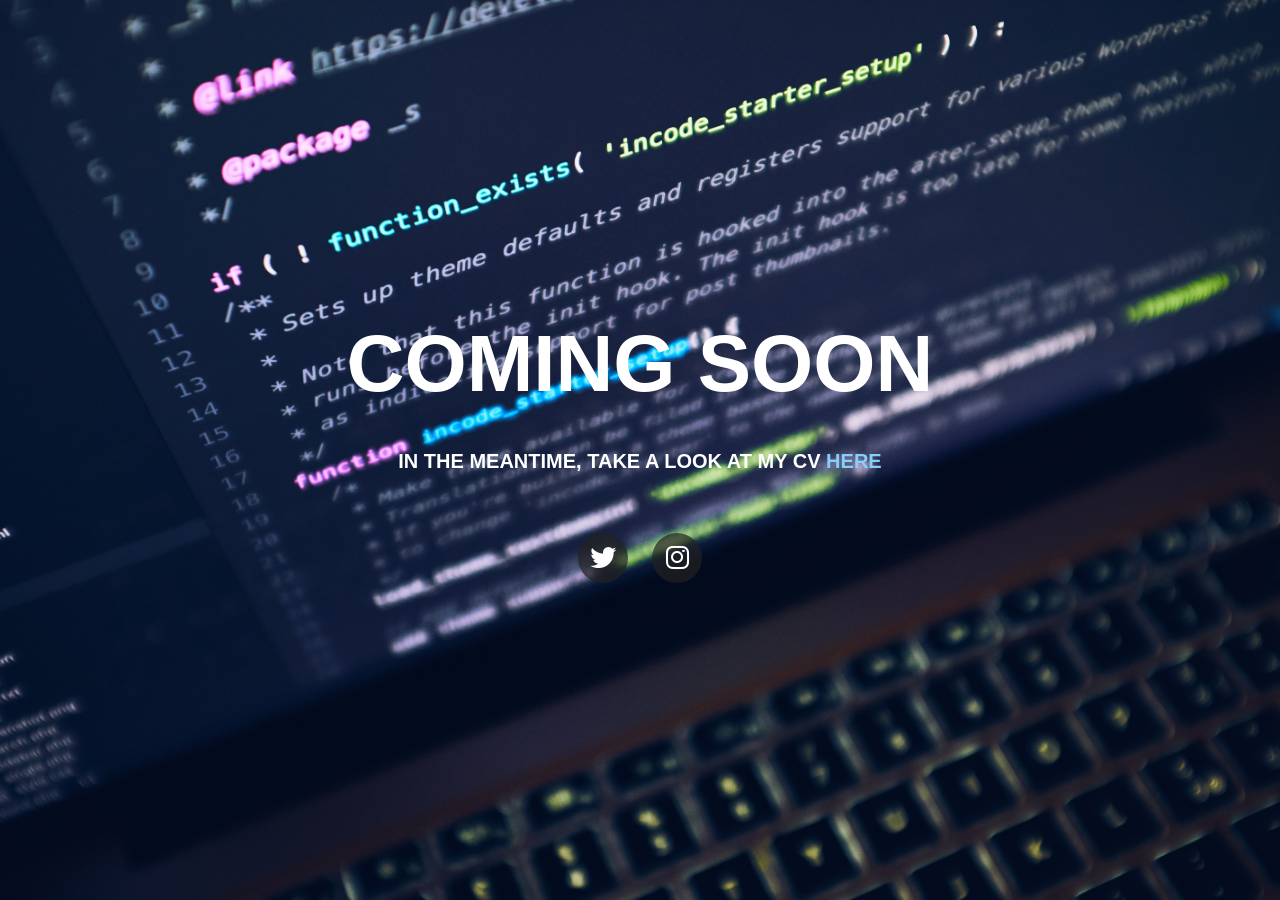
<file: index.html>
<!--
Source: https://github.com/WilliamDavidHarrison/coming-soon
Licence: https://github.com/WilliamDavidHarrison/coming-soon/blob/main/LICENSE
-->

<!DOCTYPE html>
<html lang="en">
    <head>
        <meta charset="UTF-8">
        <meta http-equiv="X-UA-Compatible" content="IE=edge">
        <meta name="viewport" content="width=device-width, initial-scale=1.0">

        <title>Coming Soon</title>

        <link rel="stylesheet" href="https://cdnjs.cloudflare.com/ajax/libs/font-awesome/6.1.1/css/all.min.css" integrity="sha512-KfkfwYDsLkIlwQp6LFnl8zNdLGxu9YAA1QvwINks4PhcElQSvqcyVLLD9aMhXd13uQjoXtEKNosOWaZqXgel0g==" crossorigin="anonymous" referrerpolicy="no-referrer" />
        <link rel="stylesheet" href="style.css">
    </head>

    <body>
        <div class="container">
           <!-- <div class="background">
                <img src="luca-bravo-XJXWbfSo2f0-unsplash.jpg"></img>
            </div>-->

            <h1>Coming Soon</h1>
            <h3>In the meantime, take a look at my CV <a href="CV.pdf">here</a></h3>

            <div class="sm">
                <!--<a href="#"><i class="fab fa-facebook-f"></i></a>-->
                <a href="https://twitter.com/nickcxifaras"><i class="fab fa-twitter"></i></a>
                <a href="https://www.instagram.com/nickxifaras/"><i class="fab fa-instagram"></i></a>
            </div>
        </div>
    </body>
</html>
</file>
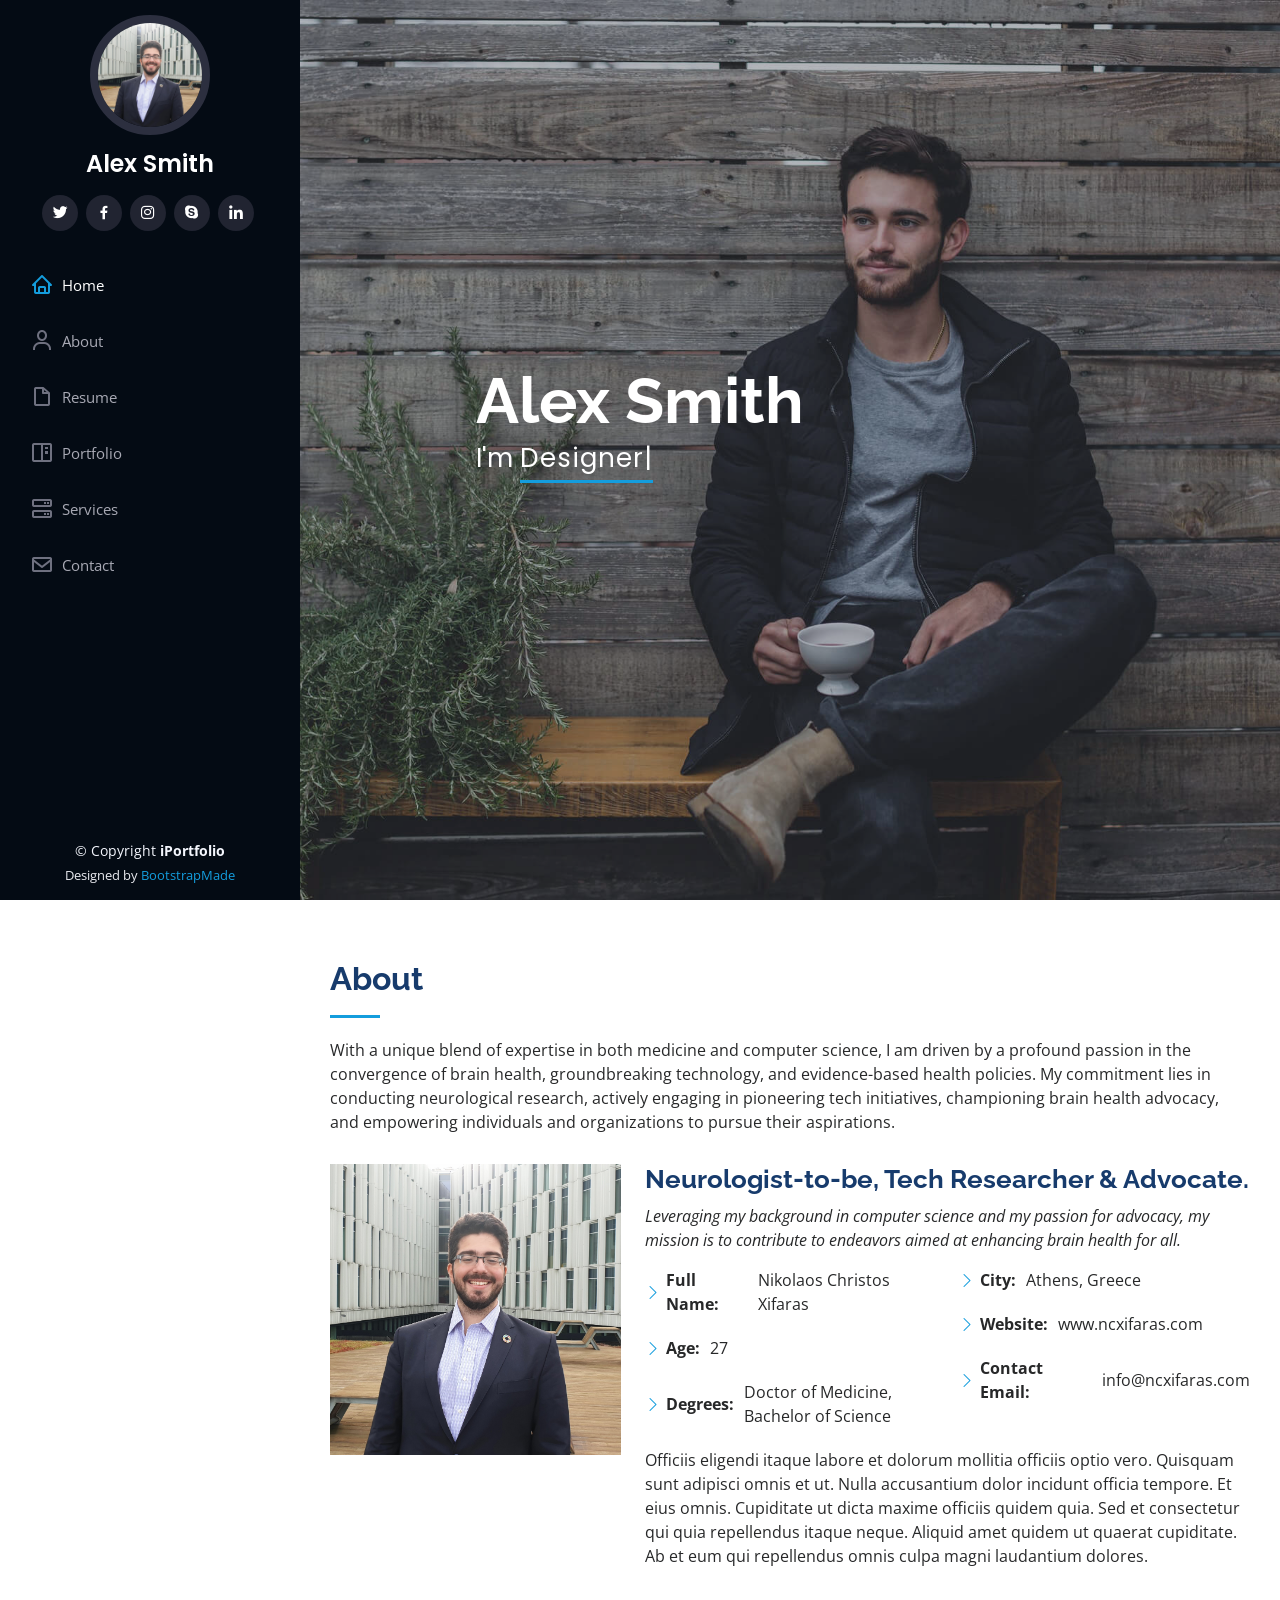
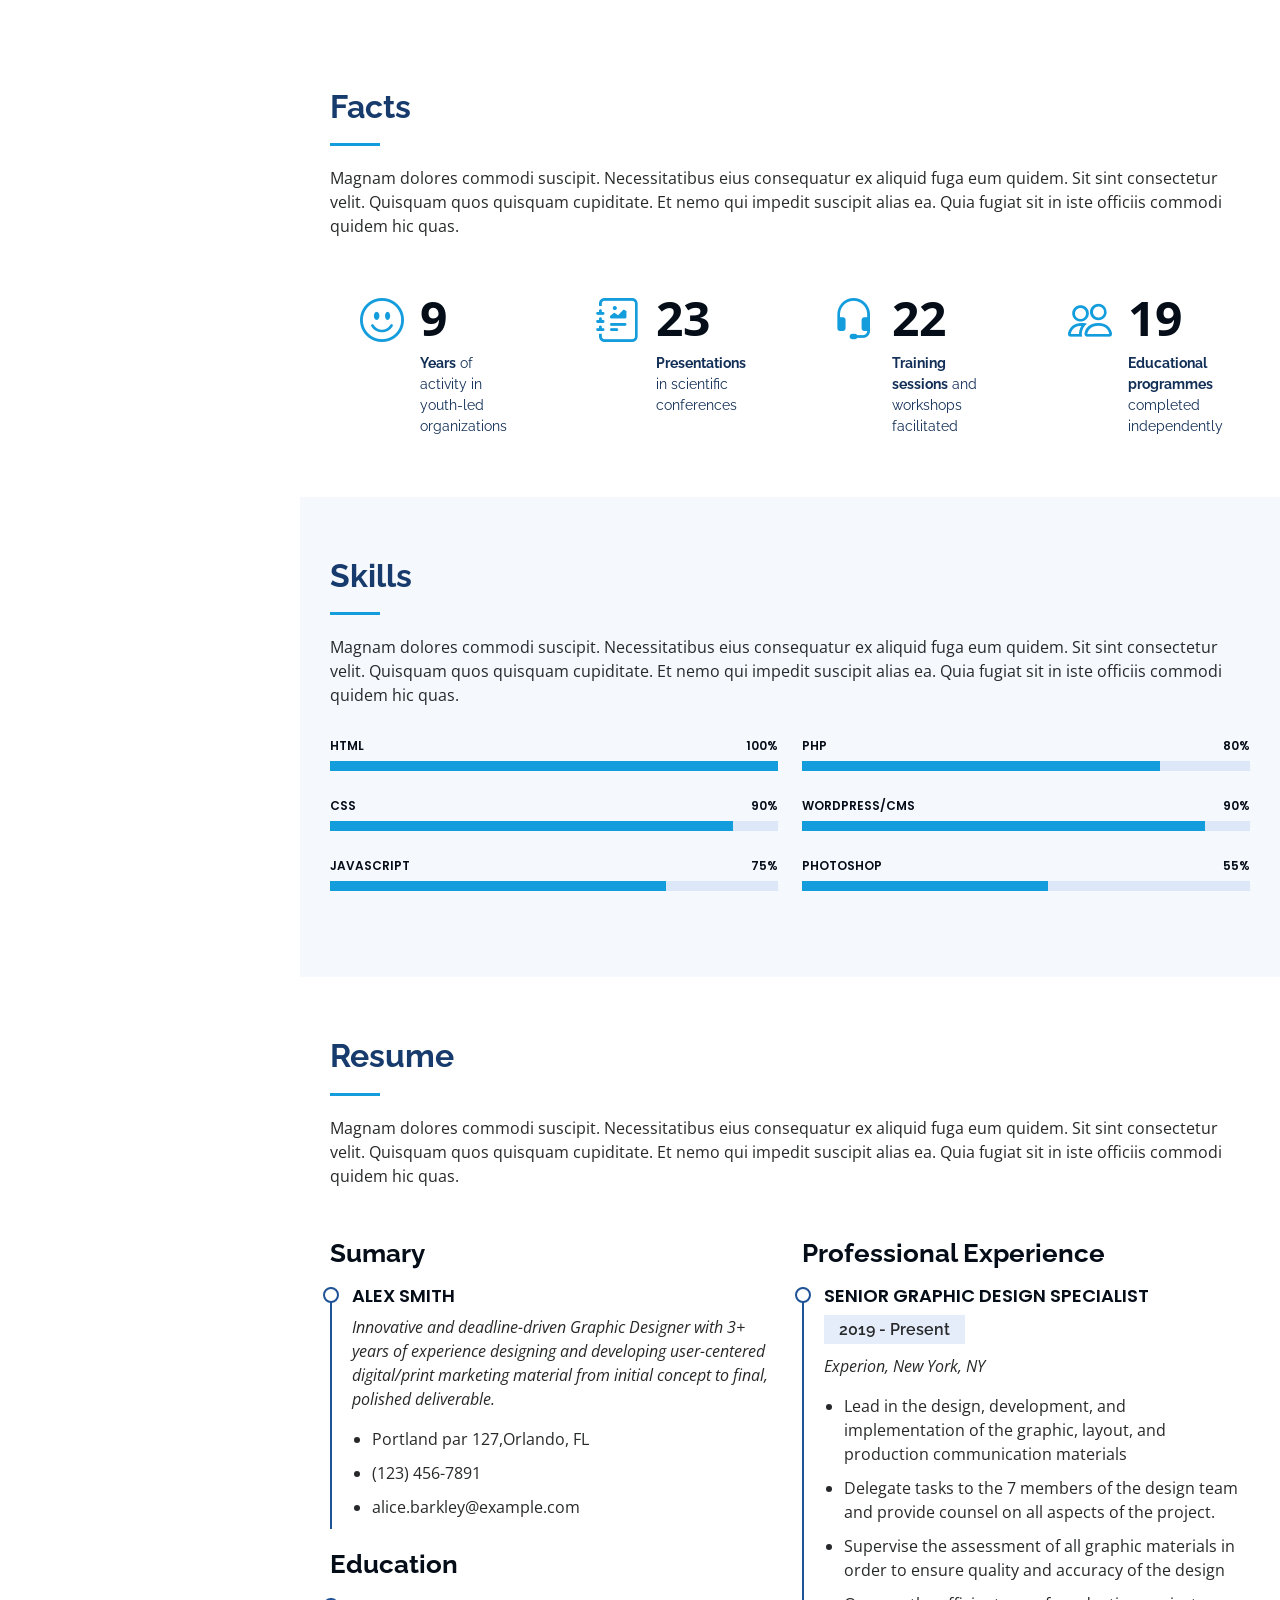
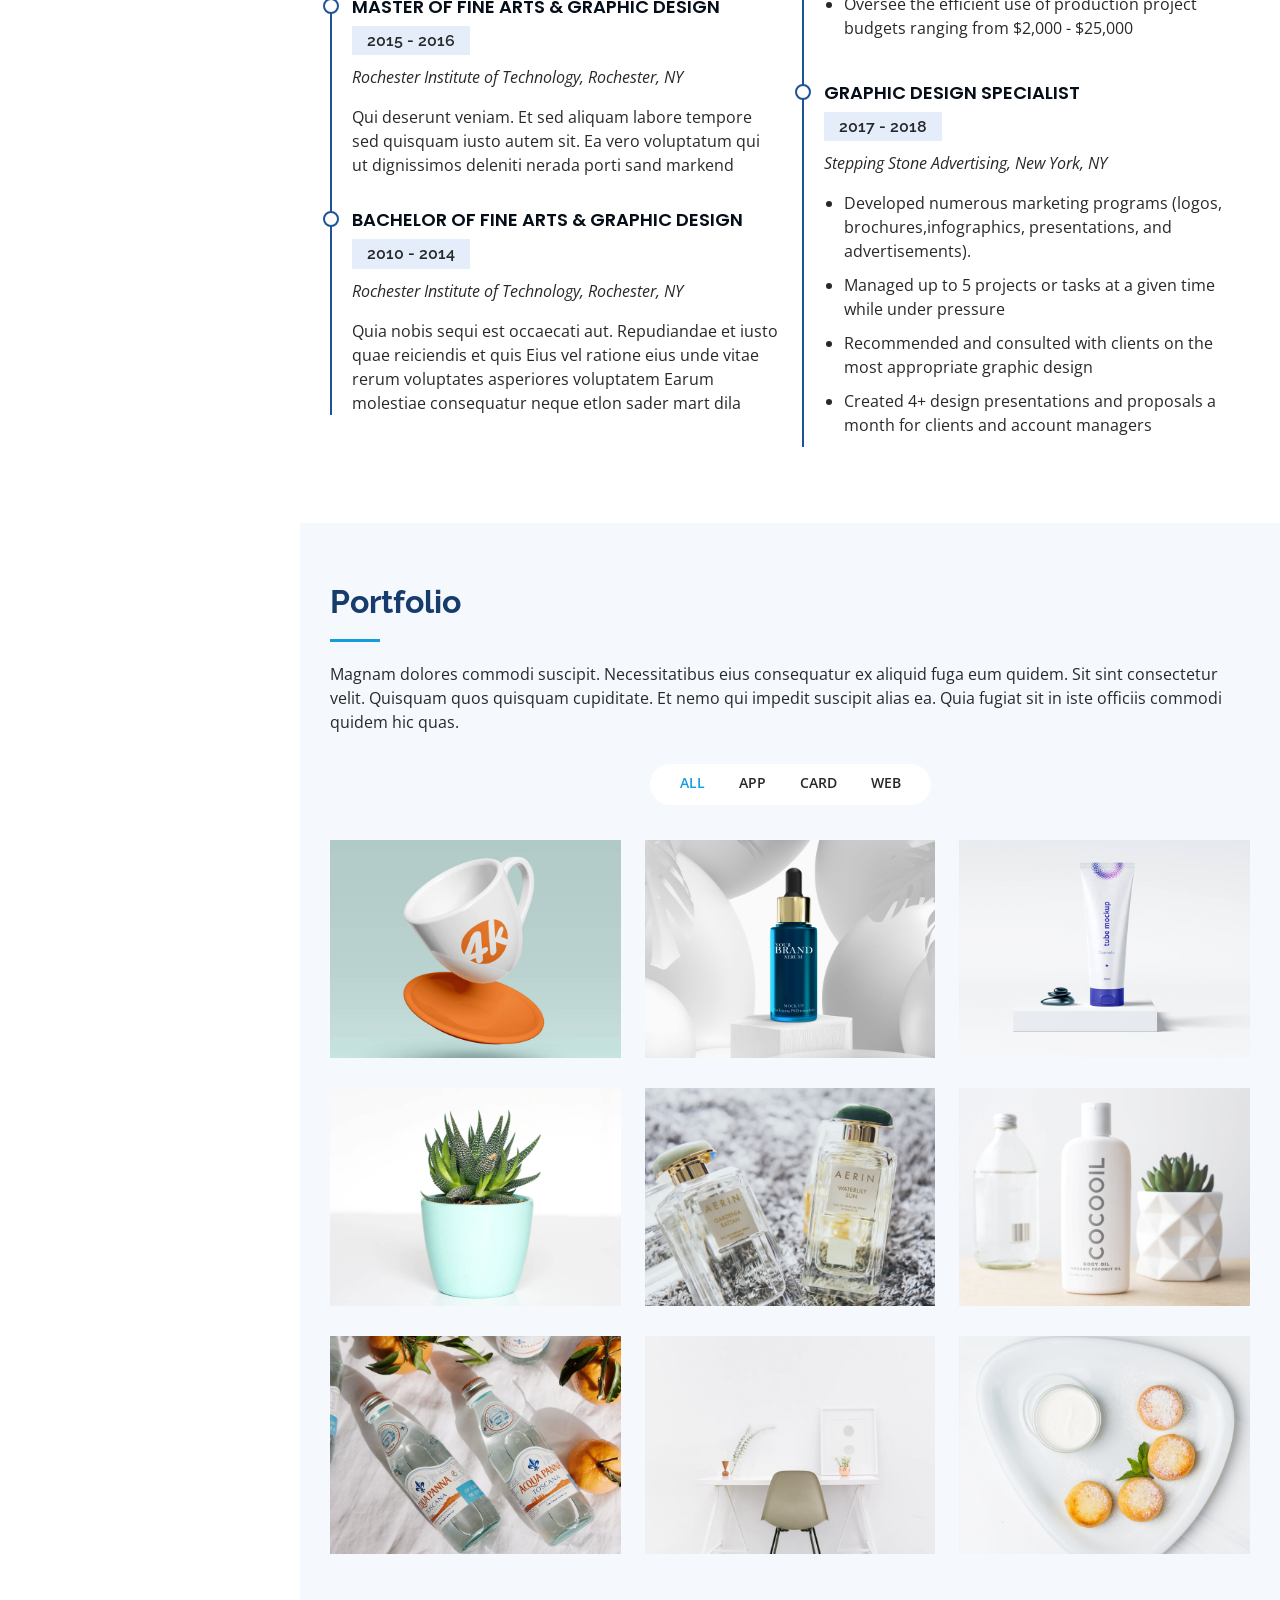
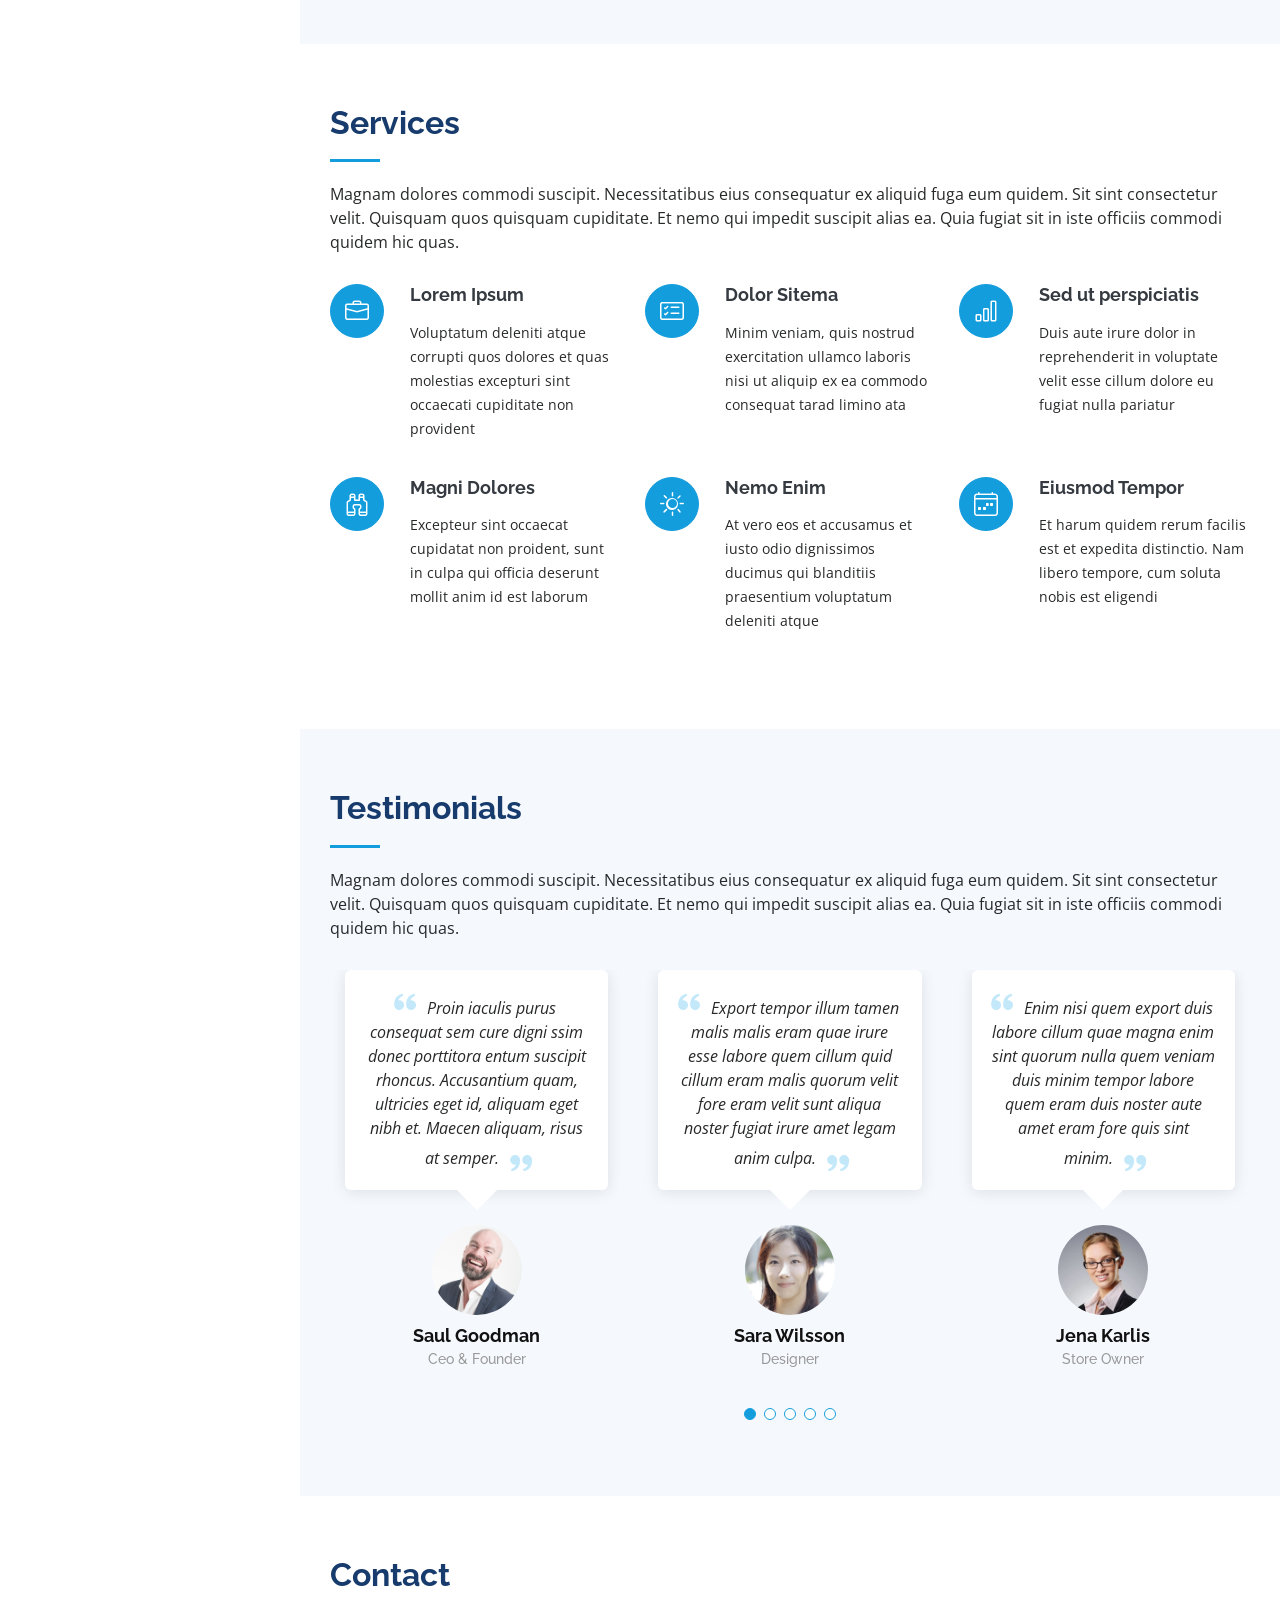
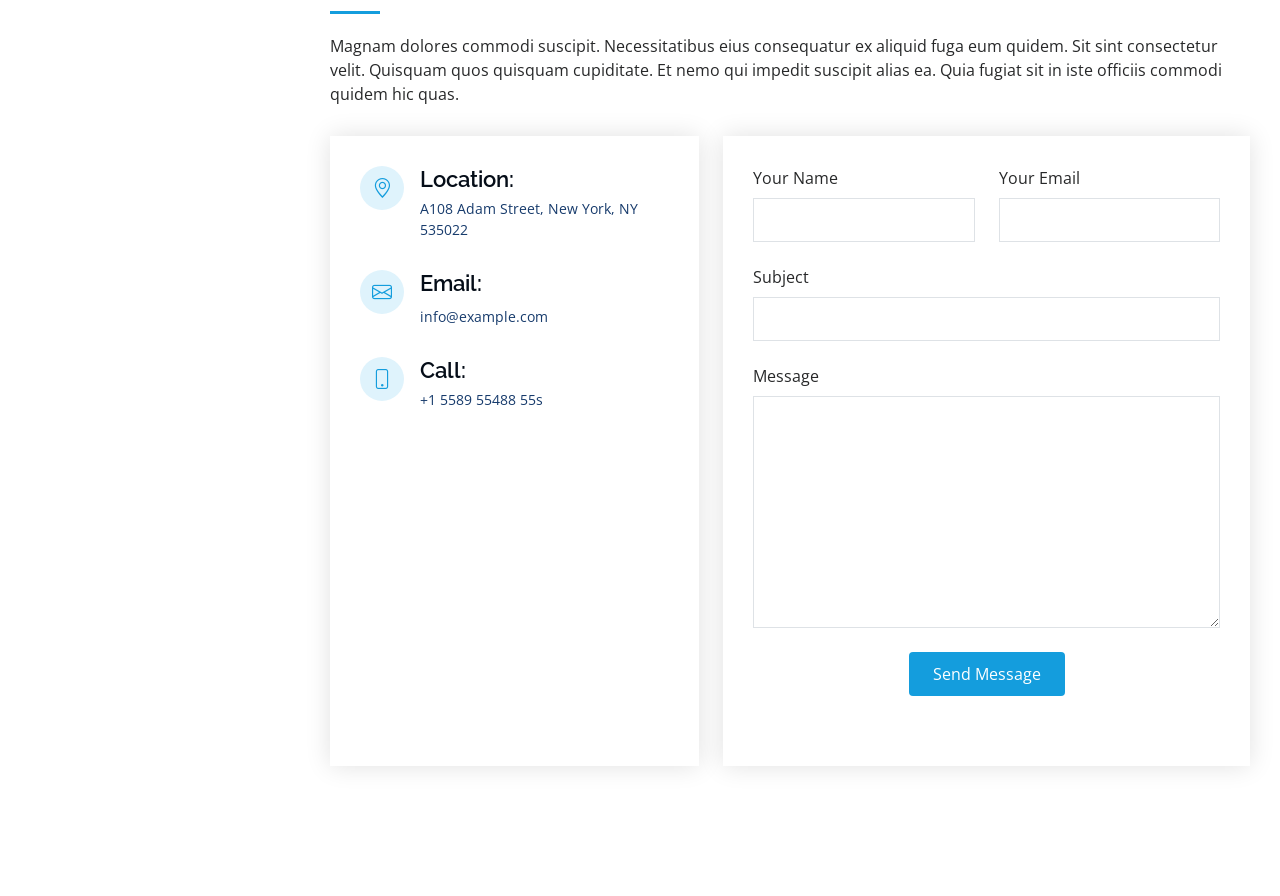
<file: index._proper.html>
<!DOCTYPE html>
<html lang="en">

<head>
  <meta charset="utf-8">
  <meta content="width=device-width, initial-scale=1.0" name="viewport">

  <title>iPortfolio Bootstrap Template - Index</title>
  <meta content="" name="description">
  <meta content="" name="keywords">

  <!-- Favicons -->
  <link href="./assets/img/favicon.png" rel="icon">
  <link href="./assets/img/apple-touch-icon.png" rel="apple-touch-icon">

  <!-- Google Fonts -->
  <link href="https://fonts.googleapis.com/css?family=Open+Sans:300,300i,400,400i,600,600i,700,700i|Raleway:300,300i,400,400i,500,500i,600,600i,700,700i|Poppins:300,300i,400,400i,500,500i,600,600i,700,700i" rel="stylesheet">

  <!-- Vendor CSS Files -->
  <link href="./assets/vendor/aos/aos.css" rel="stylesheet">
  <link href="./assets/vendor/bootstrap/css/bootstrap.min.css" rel="stylesheet">
  <link href="./assets/vendor/bootstrap-icons/bootstrap-icons.css" rel="stylesheet">
  <link href="./assets/vendor/boxicons/css/boxicons.min.css" rel="stylesheet">
  <link href="./assets/vendor/glightbox/css/glightbox.min.css" rel="stylesheet">
  <link href="./assets/vendor/swiper/swiper-bundle.min.css" rel="stylesheet">

  <!-- Template Main CSS File -->
  <link href="./assets/css/style.css" rel="stylesheet">

  <!-- =======================================================
  * Template Name: iPortfolio
  * Updated: May 30 2023 with Bootstrap v5.3.0
  * Template URL: https://bootstrapmade.com/iportfolio-bootstrap-portfolio-websites-template/
  * Author: BootstrapMade.com
  * License: https://bootstrapmade.com/license/
  ======================================================== -->
</head>

<body>

  <!-- ======= Mobile nav toggle button ======= -->
  <i class="bi bi-list mobile-nav-toggle d-xl-none"></i>

  <!-- ======= Header ======= -->
  <header id="header">
    <div class="d-flex flex-column">

      <div class="profile">
        <img src="./assets/img/profile-img.jpg" alt="" class="img-fluid rounded-circle">
        <h1 class="text-light"><a href="index.html">Alex Smith</a></h1>
        <div class="social-links mt-3 text-center">
          <a href="#" class="twitter"><i class="bx bxl-twitter"></i></a>
          <a href="#" class="facebook"><i class="bx bxl-facebook"></i></a>
          <a href="#" class="instagram"><i class="bx bxl-instagram"></i></a>
          <a href="#" class="google-plus"><i class="bx bxl-skype"></i></a>
          <a href="#" class="linkedin"><i class="bx bxl-linkedin"></i></a>
        </div>
      </div>

      <nav id="navbar" class="nav-menu navbar">
        <ul>
          <li><a href="#hero" class="nav-link scrollto active"><i class="bx bx-home"></i> <span>Home</span></a></li>
          <li><a href="#about" class="nav-link scrollto"><i class="bx bx-user"></i> <span>About</span></a></li>
          <li><a href="#resume" class="nav-link scrollto"><i class="bx bx-file-blank"></i> <span>Resume</span></a></li>
          <li><a href="#portfolio" class="nav-link scrollto"><i class="bx bx-book-content"></i> <span>Portfolio</span></a></li>
          <li><a href="#services" class="nav-link scrollto"><i class="bx bx-server"></i> <span>Services</span></a></li>
          <li><a href="#contact" class="nav-link scrollto"><i class="bx bx-envelope"></i> <span>Contact</span></a></li>
        </ul>
      </nav><!-- .nav-menu -->
    </div>
  </header><!-- End Header -->

  <!-- ======= Hero Section ======= -->
  <section id="hero" class="d-flex flex-column justify-content-center align-items-center">
    <div class="hero-container" data-aos="fade-in">
      <h1>Alex Smith</h1>
      <p>I'm <span class="typed" data-typed-items="Designer, Developer, Freelancer, Photographer"></span></p>
    </div>
  </section><!-- End Hero -->

  <main id="main">

    <!-- ======= About Section ======= -->
    <section id="about" class="about">
      <div class="container">

        <div class="section-title">
          <h2>About</h2>
          <p>With a unique blend of expertise in both medicine and computer science, I am driven by a profound passion in the convergence of brain health, groundbreaking technology, and evidence-based health policies. My commitment lies in conducting neurological research, actively engaging in pioneering tech initiatives, championing brain health advocacy, and empowering individuals and organizations to pursue their aspirations.</p>
        </div>

        <div class="row">
          <div class="col-lg-4" data-aos="fade-right">
            <img src="./assets/img/profile-img.jpg" class="img-fluid" alt="">
          </div>
          <div class="col-lg-8 pt-4 pt-lg-0 content" data-aos="fade-left">
            <h3>Neurologist-to-be, Tech Researcher &amp; Advocate.</h3>
            <p class="fst-italic">
              Leveraging my background in computer science and my passion for advocacy, my mission is to contribute to endeavors aimed at enhancing brain health for all.</p>
            <div class="row">
              <div class="col-lg-6">
                <ul>
                  <li><i class="bi bi-chevron-right"></i> <strong>Full Name:</strong> <span>Nikolaos Christos Xifaras</span></li>
                  <li><i class="bi bi-chevron-right"></i> <strong>Age:</strong> <span>27</span></li>
                  <li><i class="bi bi-chevron-right"></i> <strong>Degrees:</strong> <span>Doctor of Medicine, Bachelor of Science</span></li>
                  
                </ul>
              </div>
              <div class="col-lg-6">
                <ul>
                  <li><i class="bi bi-chevron-right"></i> <strong>City:</strong> <span>Athens, Greece</span></li>
                  <li><i class="bi bi-chevron-right"></i> <strong>Website:</strong> <span>www.ncxifaras.com</span></li>
                  <li><i class="bi bi-chevron-right"></i> <strong>Contact Email:</strong> <span>info@ncxifaras.com</span></li>
                </ul>
              </div>
            </div>
            <p>
              Officiis eligendi itaque labore et dolorum mollitia officiis optio vero. Quisquam sunt adipisci omnis et ut. Nulla accusantium dolor incidunt officia tempore. Et eius omnis.
              Cupiditate ut dicta maxime officiis quidem quia. Sed et consectetur qui quia repellendus itaque neque. Aliquid amet quidem ut quaerat cupiditate. Ab et eum qui repellendus omnis culpa magni laudantium dolores.
            </p>
          </div>
        </div>

      </div>
    </section><!-- End About Section -->

    <!-- ======= Facts Section ======= -->
    <section id="facts" class="facts">
      <div class="container">

        <div class="section-title">
          <h2>Facts</h2>
          <p>Magnam dolores commodi suscipit. Necessitatibus eius consequatur ex aliquid fuga eum quidem. Sit sint consectetur velit. Quisquam quos quisquam cupiditate. Et nemo qui impedit suscipit alias ea. Quia fugiat sit in iste officiis commodi quidem hic quas.</p>
        </div>

        <div class="row no-gutters">

          <div class="col-lg-3 col-md-6 d-md-flex align-items-md-stretch" data-aos="fade-up">
            <div class="count-box">
              <i class="bi bi-emoji-smile"></i>
              <span data-purecounter-start="0" data-purecounter-end="9" data-purecounter-duration="1" class="purecounter"></span>
              <p><strong>Years</strong> of activity in youth-led organizations </p>
            </div>
          </div>

          <div class="col-lg-3 col-md-6 d-md-flex align-items-md-stretch" data-aos="fade-up" data-aos-delay="100">
            <div class="count-box">
              <i class="bi bi-journal-richtext"></i>
              <span data-purecounter-start="0" data-purecounter-end="23" data-purecounter-duration="1" class="purecounter"></span>
              <p><strong>Presentations</strong> in scientific conferences</p>
            </div>
          </div>

          <div class="col-lg-3 col-md-6 d-md-flex align-items-md-stretch" data-aos="fade-up" data-aos-delay="200">
            <div class="count-box">
              <i class="bi bi-headset"></i>
              <span data-purecounter-start="0" data-purecounter-end="22" data-purecounter-duration="1" class="purecounter"></span>
              <p><strong>Training sessions</strong> and workshops facilitated</p>
            </div>
          </div>

          <div class="col-lg-3 col-md-6 d-md-flex align-items-md-stretch" data-aos="fade-up" data-aos-delay="300">
            <div class="count-box">
              <i class="bi bi-people"></i>
              <span data-purecounter-start="0" data-purecounter-end="19" data-purecounter-duration="1" class="purecounter"></span>
              <p><strong>Educational programmes</strong> completed independently</p>
            </div>
          </div>

        </div>

      </div>
    </section><!-- End Facts Section -->

    <!-- ======= Skills Section ======= -->
    <section id="skills" class="skills section-bg">
      <div class="container">

        <div class="section-title">
          <h2>Skills</h2>
          <p>Magnam dolores commodi suscipit. Necessitatibus eius consequatur ex aliquid fuga eum quidem. Sit sint consectetur velit. Quisquam quos quisquam cupiditate. Et nemo qui impedit suscipit alias ea. Quia fugiat sit in iste officiis commodi quidem hic quas.</p>
        </div>

        <div class="row skills-content">

          <div class="col-lg-6" data-aos="fade-up">

            <div class="progress">
              <span class="skill">HTML <i class="val">100%</i></span>
              <div class="progress-bar-wrap">
                <div class="progress-bar" role="progressbar" aria-valuenow="100" aria-valuemin="0" aria-valuemax="100"></div>
              </div>
            </div>

            <div class="progress">
              <span class="skill">CSS <i class="val">90%</i></span>
              <div class="progress-bar-wrap">
                <div class="progress-bar" role="progressbar" aria-valuenow="90" aria-valuemin="0" aria-valuemax="100"></div>
              </div>
            </div>

            <div class="progress">
              <span class="skill">JavaScript <i class="val">75%</i></span>
              <div class="progress-bar-wrap">
                <div class="progress-bar" role="progressbar" aria-valuenow="75" aria-valuemin="0" aria-valuemax="100"></div>
              </div>
            </div>

          </div>

          <div class="col-lg-6" data-aos="fade-up" data-aos-delay="100">

            <div class="progress">
              <span class="skill">PHP <i class="val">80%</i></span>
              <div class="progress-bar-wrap">
                <div class="progress-bar" role="progressbar" aria-valuenow="80" aria-valuemin="0" aria-valuemax="100"></div>
              </div>
            </div>

            <div class="progress">
              <span class="skill">WordPress/CMS <i class="val">90%</i></span>
              <div class="progress-bar-wrap">
                <div class="progress-bar" role="progressbar" aria-valuenow="90" aria-valuemin="0" aria-valuemax="100"></div>
              </div>
            </div>

            <div class="progress">
              <span class="skill">Photoshop <i class="val">55%</i></span>
              <div class="progress-bar-wrap">
                <div class="progress-bar" role="progressbar" aria-valuenow="55" aria-valuemin="0" aria-valuemax="100"></div>
              </div>
            </div>

          </div>

        </div>

      </div>
    </section><!-- End Skills Section -->

    <!-- ======= Resume Section ======= -->
    <section id="resume" class="resume">
      <div class="container">

        <div class="section-title">
          <h2>Resume</h2>
          <p>Magnam dolores commodi suscipit. Necessitatibus eius consequatur ex aliquid fuga eum quidem. Sit sint consectetur velit. Quisquam quos quisquam cupiditate. Et nemo qui impedit suscipit alias ea. Quia fugiat sit in iste officiis commodi quidem hic quas.</p>
        </div>

        <div class="row">
          <div class="col-lg-6" data-aos="fade-up">
            <h3 class="resume-title">Sumary</h3>
            <div class="resume-item pb-0">
              <h4>Alex Smith</h4>
              <p><em>Innovative and deadline-driven Graphic Designer with 3+ years of experience designing and developing user-centered digital/print marketing material from initial concept to final, polished deliverable.</em></p>
              <ul>
                <li>Portland par 127,Orlando, FL</li>
                <li>(123) 456-7891</li>
                <li>alice.barkley@example.com</li>
              </ul>
            </div>

            <h3 class="resume-title">Education</h3>
            <div class="resume-item">
              <h4>Master of Fine Arts &amp; Graphic Design</h4>
              <h5>2015 - 2016</h5>
              <p><em>Rochester Institute of Technology, Rochester, NY</em></p>
              <p>Qui deserunt veniam. Et sed aliquam labore tempore sed quisquam iusto autem sit. Ea vero voluptatum qui ut dignissimos deleniti nerada porti sand markend</p>
            </div>
            <div class="resume-item">
              <h4>Bachelor of Fine Arts &amp; Graphic Design</h4>
              <h5>2010 - 2014</h5>
              <p><em>Rochester Institute of Technology, Rochester, NY</em></p>
              <p>Quia nobis sequi est occaecati aut. Repudiandae et iusto quae reiciendis et quis Eius vel ratione eius unde vitae rerum voluptates asperiores voluptatem Earum molestiae consequatur neque etlon sader mart dila</p>
            </div>
          </div>
          <div class="col-lg-6" data-aos="fade-up" data-aos-delay="100">
            <h3 class="resume-title">Professional Experience</h3>
            <div class="resume-item">
              <h4>Senior graphic design specialist</h4>
              <h5>2019 - Present</h5>
              <p><em>Experion, New York, NY </em></p>
              <ul>
                <li>Lead in the design, development, and implementation of the graphic, layout, and production communication materials</li>
                <li>Delegate tasks to the 7 members of the design team and provide counsel on all aspects of the project. </li>
                <li>Supervise the assessment of all graphic materials in order to ensure quality and accuracy of the design</li>
                <li>Oversee the efficient use of production project budgets ranging from $2,000 - $25,000</li>
              </ul>
            </div>
            <div class="resume-item">
              <h4>Graphic design specialist</h4>
              <h5>2017 - 2018</h5>
              <p><em>Stepping Stone Advertising, New York, NY</em></p>
              <ul>
                <li>Developed numerous marketing programs (logos, brochures,infographics, presentations, and advertisements).</li>
                <li>Managed up to 5 projects or tasks at a given time while under pressure</li>
                <li>Recommended and consulted with clients on the most appropriate graphic design</li>
                <li>Created 4+ design presentations and proposals a month for clients and account managers</li>
              </ul>
            </div>
          </div>
        </div>

      </div>
    </section><!-- End Resume Section -->

    <!-- ======= Portfolio Section ======= -->
    <section id="portfolio" class="portfolio section-bg">
      <div class="container">

        <div class="section-title">
          <h2>Portfolio</h2>
          <p>Magnam dolores commodi suscipit. Necessitatibus eius consequatur ex aliquid fuga eum quidem. Sit sint consectetur velit. Quisquam quos quisquam cupiditate. Et nemo qui impedit suscipit alias ea. Quia fugiat sit in iste officiis commodi quidem hic quas.</p>
        </div>

        <div class="row" data-aos="fade-up">
          <div class="col-lg-12 d-flex justify-content-center">
            <ul id="portfolio-flters">
              <li data-filter="*" class="filter-active">All</li>
              <li data-filter=".filter-app">App</li>
              <li data-filter=".filter-card">Card</li>
              <li data-filter=".filter-web">Web</li>
            </ul>
          </div>
        </div>

        <div class="row portfolio-container" data-aos="fade-up" data-aos-delay="100">

          <div class="col-lg-4 col-md-6 portfolio-item filter-app">
            <div class="portfolio-wrap">
              <img src="./assets/img/portfolio/portfolio-1.jpg" class="img-fluid" alt="">
              <div class="portfolio-links">
                <a href="./assets/img/portfolio/portfolio-1.jpg" data-gallery="portfolioGallery" class="portfolio-lightbox" title="App 1"><i class="bx bx-plus"></i></a>
                <a href="portfolio-details.html" title="More Details"><i class="bx bx-link"></i></a>
              </div>
            </div>
          </div>

          <div class="col-lg-4 col-md-6 portfolio-item filter-web">
            <div class="portfolio-wrap">
              <img src="./assets/img/portfolio/portfolio-2.jpg" class="img-fluid" alt="">
              <div class="portfolio-links">
                <a href="./assets/img/portfolio/portfolio-2.jpg" data-gallery="portfolioGallery" class="portfolio-lightbox" title="Web 3"><i class="bx bx-plus"></i></a>
                <a href="portfolio-details.html" title="More Details"><i class="bx bx-link"></i></a>
              </div>
            </div>
          </div>

          <div class="col-lg-4 col-md-6 portfolio-item filter-app">
            <div class="portfolio-wrap">
              <img src="./assets/img/portfolio/portfolio-3.jpg" class="img-fluid" alt="">
              <div class="portfolio-links">
                <a href="./assets/img/portfolio/portfolio-3.jpg" data-gallery="portfolioGallery" class="portfolio-lightbox" title="App 2"><i class="bx bx-plus"></i></a>
                <a href="portfolio-details.html" title="More Details"><i class="bx bx-link"></i></a>
              </div>
            </div>
          </div>

          <div class="col-lg-4 col-md-6 portfolio-item filter-card">
            <div class="portfolio-wrap">
              <img src="./assets/img/portfolio/portfolio-4.jpg" class="img-fluid" alt="">
              <div class="portfolio-links">
                <a href="./assets/img/portfolio/portfolio-4.jpg" data-gallery="portfolioGallery" class="portfolio-lightbox" title="Card 2"><i class="bx bx-plus"></i></a>
                <a href="portfolio-details.html" title="More Details"><i class="bx bx-link"></i></a>
              </div>
            </div>
          </div>

          <div class="col-lg-4 col-md-6 portfolio-item filter-web">
            <div class="portfolio-wrap">
              <img src="./assets/img/portfolio/portfolio-5.jpg" class="img-fluid" alt="">
              <div class="portfolio-links">
                <a href="./assets/img/portfolio/portfolio-5.jpg" data-gallery="portfolioGallery" class="portfolio-lightbox" title="Web 2"><i class="bx bx-plus"></i></a>
                <a href="portfolio-details.html" title="More Details"><i class="bx bx-link"></i></a>
              </div>
            </div>
          </div>

          <div class="col-lg-4 col-md-6 portfolio-item filter-app">
            <div class="portfolio-wrap">
              <img src="./assets/img/portfolio/portfolio-6.jpg" class="img-fluid" alt="">
              <div class="portfolio-links">
                <a href="./assets/img/portfolio/portfolio-6.jpg" data-gallery="portfolioGallery" class="portfolio-lightbox" title="App 3"><i class="bx bx-plus"></i></a>
                <a href="portfolio-details.html" title="More Details"><i class="bx bx-link"></i></a>
              </div>
            </div>
          </div>

          <div class="col-lg-4 col-md-6 portfolio-item filter-card">
            <div class="portfolio-wrap">
              <img src="./assets/img/portfolio/portfolio-7.jpg" class="img-fluid" alt="">
              <div class="portfolio-links">
                <a href="./assets/img/portfolio/portfolio-7.jpg" data-gallery="portfolioGallery" class="portfolio-lightbox" title="Card 1"><i class="bx bx-plus"></i></a>
                <a href="portfolio-details.html" title="More Details"><i class="bx bx-link"></i></a>
              </div>
            </div>
          </div>

          <div class="col-lg-4 col-md-6 portfolio-item filter-card">
            <div class="portfolio-wrap">
              <img src="./assets/img/portfolio/portfolio-8.jpg" class="img-fluid" alt="">
              <div class="portfolio-links">
                <a href="./assets/img/portfolio/portfolio-8.jpg" data-gallery="portfolioGallery" class="portfolio-lightbox" title="Card 3"><i class="bx bx-plus"></i></a>
                <a href="portfolio-details.html" title="More Details"><i class="bx bx-link"></i></a>
              </div>
            </div>
          </div>

          <div class="col-lg-4 col-md-6 portfolio-item filter-web">
            <div class="portfolio-wrap">
              <img src="./assets/img/portfolio/portfolio-9.jpg" class="img-fluid" alt="">
              <div class="portfolio-links">
                <a href="./assets/img/portfolio/portfolio-9.jpg" data-gallery="portfolioGallery" class="portfolio-lightbox" title="Web 3"><i class="bx bx-plus"></i></a>
                <a href="portfolio-details.html" title="More Details"><i class="bx bx-link"></i></a>
              </div>
            </div>
          </div>

        </div>

      </div>
    </section><!-- End Portfolio Section -->

    <!-- ======= Services Section ======= -->
    <section id="services" class="services">
      <div class="container">

        <div class="section-title">
          <h2>Services</h2>
          <p>Magnam dolores commodi suscipit. Necessitatibus eius consequatur ex aliquid fuga eum quidem. Sit sint consectetur velit. Quisquam quos quisquam cupiditate. Et nemo qui impedit suscipit alias ea. Quia fugiat sit in iste officiis commodi quidem hic quas.</p>
        </div>

        <div class="row">
          <div class="col-lg-4 col-md-6 icon-box" data-aos="fade-up">
            <div class="icon"><i class="bi bi-briefcase"></i></div>
            <h4 class="title"><a href="">Lorem Ipsum</a></h4>
            <p class="description">Voluptatum deleniti atque corrupti quos dolores et quas molestias excepturi sint occaecati cupiditate non provident</p>
          </div>
          <div class="col-lg-4 col-md-6 icon-box" data-aos="fade-up" data-aos-delay="100">
            <div class="icon"><i class="bi bi-card-checklist"></i></div>
            <h4 class="title"><a href="">Dolor Sitema</a></h4>
            <p class="description">Minim veniam, quis nostrud exercitation ullamco laboris nisi ut aliquip ex ea commodo consequat tarad limino ata</p>
          </div>
          <div class="col-lg-4 col-md-6 icon-box" data-aos="fade-up" data-aos-delay="200">
            <div class="icon"><i class="bi bi-bar-chart"></i></div>
            <h4 class="title"><a href="">Sed ut perspiciatis</a></h4>
            <p class="description">Duis aute irure dolor in reprehenderit in voluptate velit esse cillum dolore eu fugiat nulla pariatur</p>
          </div>
          <div class="col-lg-4 col-md-6 icon-box" data-aos="fade-up" data-aos-delay="300">
            <div class="icon"><i class="bi bi-binoculars"></i></div>
            <h4 class="title"><a href="">Magni Dolores</a></h4>
            <p class="description">Excepteur sint occaecat cupidatat non proident, sunt in culpa qui officia deserunt mollit anim id est laborum</p>
          </div>
          <div class="col-lg-4 col-md-6 icon-box" data-aos="fade-up" data-aos-delay="400">
            <div class="icon"><i class="bi bi-brightness-high"></i></div>
            <h4 class="title"><a href="">Nemo Enim</a></h4>
            <p class="description">At vero eos et accusamus et iusto odio dignissimos ducimus qui blanditiis praesentium voluptatum deleniti atque</p>
          </div>
          <div class="col-lg-4 col-md-6 icon-box" data-aos="fade-up" data-aos-delay="500">
            <div class="icon"><i class="bi bi-calendar4-week"></i></div>
            <h4 class="title"><a href="">Eiusmod Tempor</a></h4>
            <p class="description">Et harum quidem rerum facilis est et expedita distinctio. Nam libero tempore, cum soluta nobis est eligendi</p>
          </div>
        </div>

      </div>
    </section><!-- End Services Section -->

    <!-- ======= Testimonials Section ======= -->
    <section id="testimonials" class="testimonials section-bg">
      <div class="container">

        <div class="section-title">
          <h2>Testimonials</h2>
          <p>Magnam dolores commodi suscipit. Necessitatibus eius consequatur ex aliquid fuga eum quidem. Sit sint consectetur velit. Quisquam quos quisquam cupiditate. Et nemo qui impedit suscipit alias ea. Quia fugiat sit in iste officiis commodi quidem hic quas.</p>
        </div>

        <div class="testimonials-slider swiper" data-aos="fade-up" data-aos-delay="100">
          <div class="swiper-wrapper">

            <div class="swiper-slide">
              <div class="testimonial-item" data-aos="fade-up">
                <p>
                  <i class="bx bxs-quote-alt-left quote-icon-left"></i>
                  Proin iaculis purus consequat sem cure digni ssim donec porttitora entum suscipit rhoncus. Accusantium quam, ultricies eget id, aliquam eget nibh et. Maecen aliquam, risus at semper.
                  <i class="bx bxs-quote-alt-right quote-icon-right"></i>
                </p>
                <img src="./assets/img/testimonials/testimonials-1.jpg" class="testimonial-img" alt="">
                <h3>Saul Goodman</h3>
                <h4>Ceo &amp; Founder</h4>
              </div>
            </div><!-- End testimonial item -->

            <div class="swiper-slide">
              <div class="testimonial-item" data-aos="fade-up" data-aos-delay="100">
                <p>
                  <i class="bx bxs-quote-alt-left quote-icon-left"></i>
                  Export tempor illum tamen malis malis eram quae irure esse labore quem cillum quid cillum eram malis quorum velit fore eram velit sunt aliqua noster fugiat irure amet legam anim culpa.
                  <i class="bx bxs-quote-alt-right quote-icon-right"></i>
                </p>
                <img src="./assets/img/testimonials/testimonials-2.jpg" class="testimonial-img" alt="">
                <h3>Sara Wilsson</h3>
                <h4>Designer</h4>
              </div>
            </div><!-- End testimonial item -->

            <div class="swiper-slide">
              <div class="testimonial-item" data-aos="fade-up" data-aos-delay="200">
                <p>
                  <i class="bx bxs-quote-alt-left quote-icon-left"></i>
                  Enim nisi quem export duis labore cillum quae magna enim sint quorum nulla quem veniam duis minim tempor labore quem eram duis noster aute amet eram fore quis sint minim.
                  <i class="bx bxs-quote-alt-right quote-icon-right"></i>
                </p>
                <img src="./assets/img/testimonials/testimonials-3.jpg" class="testimonial-img" alt="">
                <h3>Jena Karlis</h3>
                <h4>Store Owner</h4>
              </div>
            </div><!-- End testimonial item -->

            <div class="swiper-slide">
              <div class="testimonial-item" data-aos="fade-up" data-aos-delay="300">
                <p>
                  <i class="bx bxs-quote-alt-left quote-icon-left"></i>
                  Fugiat enim eram quae cillum dolore dolor amet nulla culpa multos export minim fugiat minim velit minim dolor enim duis veniam ipsum anim magna sunt elit fore quem dolore labore illum veniam.
                  <i class="bx bxs-quote-alt-right quote-icon-right"></i>
                </p>
                <img src="./assets/img/testimonials/testimonials-4.jpg" class="testimonial-img" alt="">
                <h3>Matt Brandon</h3>
                <h4>Freelancer</h4>
              </div>
            </div><!-- End testimonial item -->

            <div class="swiper-slide">
              <div class="testimonial-item" data-aos="fade-up" data-aos-delay="400">
                <p>
                  <i class="bx bxs-quote-alt-left quote-icon-left"></i>
                  Quis quorum aliqua sint quem legam fore sunt eram irure aliqua veniam tempor noster veniam enim culpa labore duis sunt culpa nulla illum cillum fugiat legam esse veniam culpa fore nisi cillum quid.
                  <i class="bx bxs-quote-alt-right quote-icon-right"></i>
                </p>
                <img src="./assets/img/testimonials/testimonials-5.jpg" class="testimonial-img" alt="">
                <h3>John Larson</h3>
                <h4>Entrepreneur</h4>
              </div>
            </div><!-- End testimonial item -->

          </div>
          <div class="swiper-pagination"></div>
        </div>

      </div>
    </section><!-- End Testimonials Section -->

    <!-- ======= Contact Section ======= -->
    <section id="contact" class="contact">
      <div class="container">

        <div class="section-title">
          <h2>Contact</h2>
          <p>Magnam dolores commodi suscipit. Necessitatibus eius consequatur ex aliquid fuga eum quidem. Sit sint consectetur velit. Quisquam quos quisquam cupiditate. Et nemo qui impedit suscipit alias ea. Quia fugiat sit in iste officiis commodi quidem hic quas.</p>
        </div>

        <div class="row" data-aos="fade-in">

          <div class="col-lg-5 d-flex align-items-stretch">
            <div class="info">
              <div class="address">
                <i class="bi bi-geo-alt"></i>
                <h4>Location:</h4>
                <p>A108 Adam Street, New York, NY 535022</p>
              </div>

              <div class="email">
                <i class="bi bi-envelope"></i>
                <h4>Email:</h4>
                <p>info@example.com</p>
              </div>

              <div class="phone">
                <i class="bi bi-phone"></i>
                <h4>Call:</h4>
                <p>+1 5589 55488 55s</p>
              </div>

              <iframe src="https://www.google.com/maps/embed?pb=!1m14!1m8!1m3!1d12097.433213460943!2d-74.0062269!3d40.7101282!3m2!1i1024!2i768!4f13.1!3m3!1m2!1s0x0%3A0xb89d1fe6bc499443!2sDowntown+Conference+Center!5e0!3m2!1smk!2sbg!4v1539943755621" frameborder="0" style="border:0; width: 100%; height: 290px;" allowfullscreen></iframe>
            </div>

          </div>

          <div class="col-lg-7 mt-5 mt-lg-0 d-flex align-items-stretch">
            <form action="./forms/contact.php" method="post" role="form" class="php-email-form">
              <div class="row">
                <div class="form-group col-md-6">
                  <label for="name">Your Name</label>
                  <input type="text" name="name" class="form-control" id="name" required>
                </div>
                <div class="form-group col-md-6">
                  <label for="name">Your Email</label>
                  <input type="email" class="form-control" name="email" id="email" required>
                </div>
              </div>
              <div class="form-group">
                <label for="name">Subject</label>
                <input type="text" class="form-control" name="subject" id="subject" required>
              </div>
              <div class="form-group">
                <label for="name">Message</label>
                <textarea class="form-control" name="message" rows="10" required></textarea>
              </div>
              <div class="my-3">
                <div class="loading">Loading</div>
                <div class="error-message"></div>
                <div class="sent-message">Your message has been sent. Thank you!</div>
              </div>
              <div class="text-center"><button type="submit">Send Message</button></div>
            </form>
          </div>

        </div>

      </div>
    </section><!-- End Contact Section -->

  </main><!-- End #main -->

  <!-- ======= Footer ======= -->
  <footer id="footer">
    <div class="container">
      <div class="copyright">
        &copy; Copyright <strong><span>iPortfolio</span></strong>
      </div>
      <div class="credits">
        <!-- All the links in the footer should remain intact. -->
        <!-- You can delete the links only if you purchased the pro version. -->
        <!-- Licensing information: https://bootstrapmade.com/license/ -->
        <!-- Purchase the pro version with working PHP/AJAX contact form: https://bootstrapmade.com/iportfolio-bootstrap-portfolio-websites-template/ -->
        Designed by <a href="https://bootstrapmade.com/">BootstrapMade</a>
      </div>
    </div>
  </footer><!-- End  Footer -->

  <a href="#" class="back-to-top d-flex align-items-center justify-content-center"><i class="bi bi-arrow-up-short"></i></a>

  <!-- Vendor JS Files -->
  <script src="./assets/vendor/purecounter/purecounter_vanilla.js"></script>
  <script src="./assets/vendor/aos/aos.js"></script>
  <script src="./assets/vendor/bootstrap/js/bootstrap.bundle.min.js"></script>
  <script src="./assets/vendor/glightbox/js/glightbox.min.js"></script>
  <script src="./assets/vendor/isotope-layout/isotope.pkgd.min.js"></script>
  <script src="./assets/vendor/swiper/swiper-bundle.min.js"></script>
  <script src="./assets/vendor/typed.js/typed.umd.js"></script>
  <script src="./assets/vendor/waypoints/noframework.waypoints.js"></script>
  <script src="./assets/vendor/php-email-form/validate.js"></script>

  <!-- Template Main JS File -->
  <script src="./assets/js/main.js"></script>

</body>

</html>
</file>
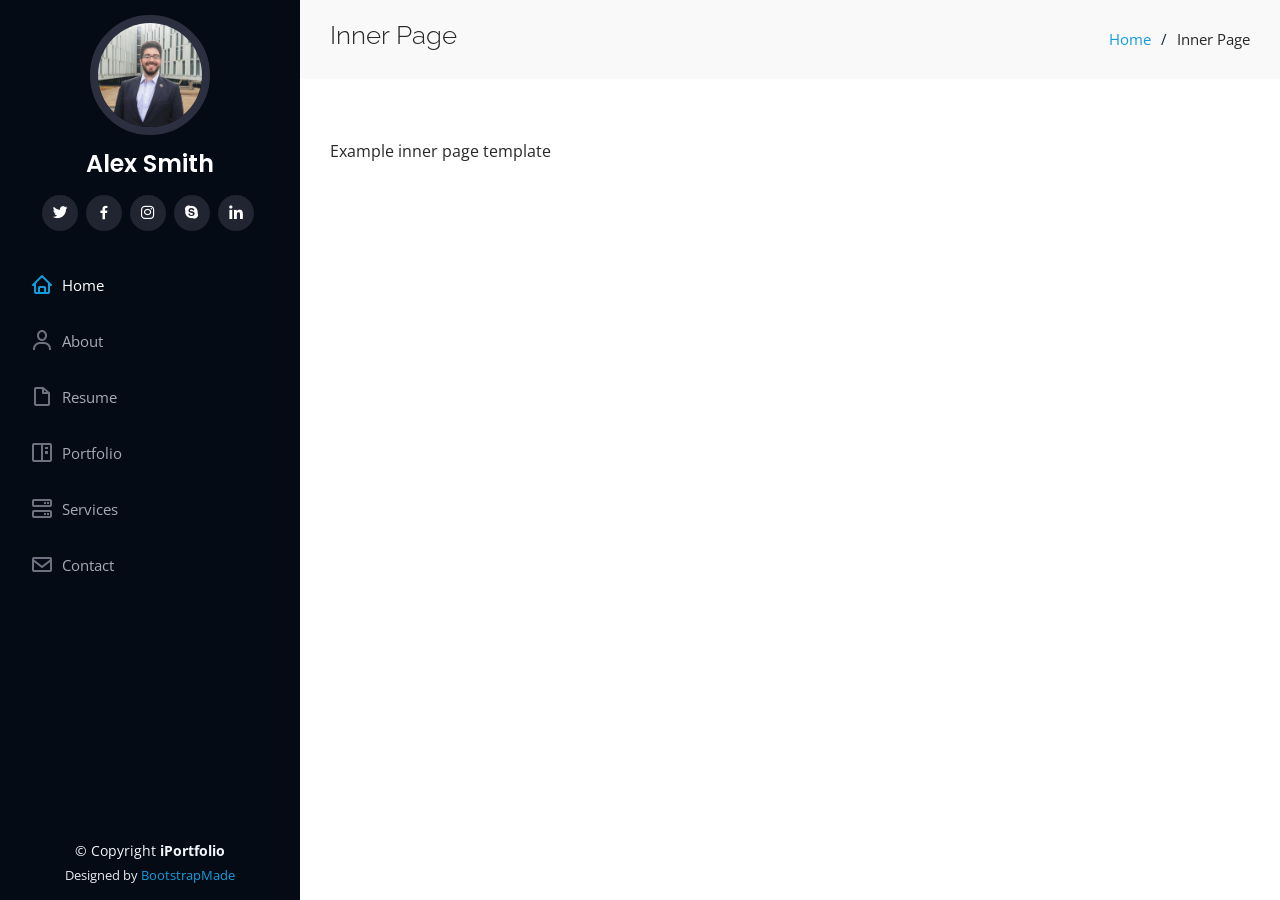
<file: inner-page.html>
<!DOCTYPE html>
<html lang="en">

<head>
  <meta charset="utf-8">
  <meta content="width=device-width, initial-scale=1.0" name="viewport">

  <title>Inner Page - iPortfolio Bootstrap Template</title>
  <meta content="" name="description">
  <meta content="" name="keywords">

  <!-- Favicons -->
  <link href="assets/img/favicon.png" rel="icon">
  <link href="assets/img/apple-touch-icon.png" rel="apple-touch-icon">

  <!-- Google Fonts -->
  <link href="https://fonts.googleapis.com/css?family=Open+Sans:300,300i,400,400i,600,600i,700,700i|Raleway:300,300i,400,400i,500,500i,600,600i,700,700i|Poppins:300,300i,400,400i,500,500i,600,600i,700,700i" rel="stylesheet">

  <!-- Vendor CSS Files -->
  <link href="assets/vendor/aos/aos.css" rel="stylesheet">
  <link href="assets/vendor/bootstrap/css/bootstrap.min.css" rel="stylesheet">
  <link href="assets/vendor/bootstrap-icons/bootstrap-icons.css" rel="stylesheet">
  <link href="assets/vendor/boxicons/css/boxicons.min.css" rel="stylesheet">
  <link href="assets/vendor/glightbox/css/glightbox.min.css" rel="stylesheet">
  <link href="assets/vendor/swiper/swiper-bundle.min.css" rel="stylesheet">

  <!-- Template Main CSS File -->
  <link href="assets/css/style.css" rel="stylesheet">

  <!-- =======================================================
  * Template Name: iPortfolio
  * Updated: May 30 2023 with Bootstrap v5.3.0
  * Template URL: https://bootstrapmade.com/iportfolio-bootstrap-portfolio-websites-template/
  * Author: BootstrapMade.com
  * License: https://bootstrapmade.com/license/
  ======================================================== -->
</head>

<body>

  <!-- ======= Mobile nav toggle button ======= -->
  <i class="bi bi-list mobile-nav-toggle d-xl-none"></i>

  <!-- ======= Header ======= -->
  <header id="header">
    <div class="d-flex flex-column">

      <div class="profile">
        <img src="assets/img/profile-img.jpg" alt="" class="img-fluid rounded-circle">
        <h1 class="text-light"><a href="index.html">Alex Smith</a></h1>
        <div class="social-links mt-3 text-center">
          <a href="#" class="twitter"><i class="bx bxl-twitter"></i></a>
          <a href="#" class="facebook"><i class="bx bxl-facebook"></i></a>
          <a href="#" class="instagram"><i class="bx bxl-instagram"></i></a>
          <a href="#" class="google-plus"><i class="bx bxl-skype"></i></a>
          <a href="#" class="linkedin"><i class="bx bxl-linkedin"></i></a>
        </div>
      </div>

      <nav id="navbar" class="nav-menu navbar">
        <ul>
          <li><a href="#hero" class="nav-link scrollto active"><i class="bx bx-home"></i> <span>Home</span></a></li>
          <li><a href="#about" class="nav-link scrollto"><i class="bx bx-user"></i> <span>About</span></a></li>
          <li><a href="#resume" class="nav-link scrollto"><i class="bx bx-file-blank"></i> <span>Resume</span></a></li>
          <li><a href="#portfolio" class="nav-link scrollto"><i class="bx bx-book-content"></i> <span>Portfolio</span></a></li>
          <li><a href="#services" class="nav-link scrollto"><i class="bx bx-server"></i> <span>Services</span></a></li>
          <li><a href="#contact" class="nav-link scrollto"><i class="bx bx-envelope"></i> <span>Contact</span></a></li>
        </ul>
      </nav><!-- .nav-menu -->
    </div>
  </header><!-- End Header -->

  <main id="main">

    <!-- ======= Breadcrumbs ======= -->
    <section class="breadcrumbs">
      <div class="container">

        <div class="d-flex justify-content-between align-items-center">
          <h2>Inner Page</h2>
          <ol>
            <li><a href="index.html">Home</a></li>
            <li>Inner Page</li>
          </ol>
        </div>

      </div>
    </section><!-- End Breadcrumbs -->

    <section class="inner-page">
      <div class="container">
        <p>
          Example inner page template
        </p>
      </div>
    </section>

  </main><!-- End #main -->

  <!-- ======= Footer ======= -->
  <footer id="footer">
    <div class="container">
      <div class="copyright">
        &copy; Copyright <strong><span>iPortfolio</span></strong>
      </div>
      <div class="credits">
        <!-- All the links in the footer should remain intact. -->
        <!-- You can delete the links only if you purchased the pro version. -->
        <!-- Licensing information: https://bootstrapmade.com/license/ -->
        <!-- Purchase the pro version with working PHP/AJAX contact form: https://bootstrapmade.com/iportfolio-bootstrap-portfolio-websites-template/ -->
        Designed by <a href="https://bootstrapmade.com/">BootstrapMade</a>
      </div>
    </div>
  </footer><!-- End  Footer -->

  <a href="#" class="back-to-top d-flex align-items-center justify-content-center"><i class="bi bi-arrow-up-short"></i></a>

  <!-- Vendor JS Files -->
  <script src="assets/vendor/purecounter/purecounter_vanilla.js"></script>
  <script src="assets/vendor/aos/aos.js"></script>
  <script src="assets/vendor/bootstrap/js/bootstrap.bundle.min.js"></script>
  <script src="assets/vendor/glightbox/js/glightbox.min.js"></script>
  <script src="assets/vendor/isotope-layout/isotope.pkgd.min.js"></script>
  <script src="assets/vendor/swiper/swiper-bundle.min.js"></script>
  <script src="assets/vendor/typed.js/typed.umd.js"></script>
  <script src="assets/vendor/waypoints/noframework.waypoints.js"></script>
  <script src="assets/vendor/php-email-form/validate.js"></script>

  <!-- Template Main JS File -->
  <script src="assets/js/main.js"></script>

</body>

</html>
</file>
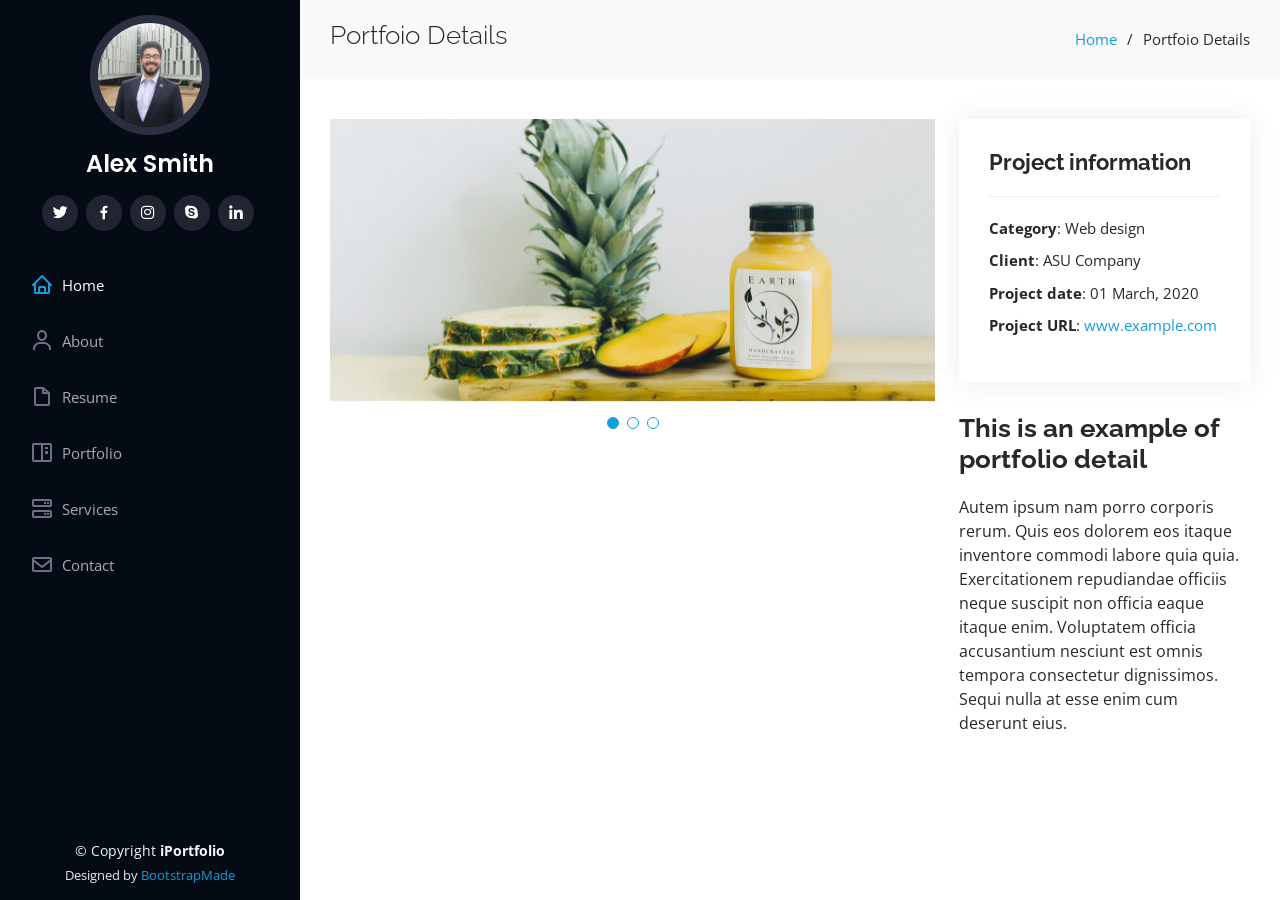
<file: portfolio-details.html>
<!DOCTYPE html>
<html lang="en">

<head>
  <meta charset="utf-8">
  <meta content="width=device-width, initial-scale=1.0" name="viewport">

  <title>Portfolio Details - iPortfolio Bootstrap Template</title>
  <meta content="" name="description">
  <meta content="" name="keywords">

  <!-- Favicons -->
  <link href="assets/img/favicon.png" rel="icon">
  <link href="assets/img/apple-touch-icon.png" rel="apple-touch-icon">

  <!-- Google Fonts -->
  <link href="https://fonts.googleapis.com/css?family=Open+Sans:300,300i,400,400i,600,600i,700,700i|Raleway:300,300i,400,400i,500,500i,600,600i,700,700i|Poppins:300,300i,400,400i,500,500i,600,600i,700,700i" rel="stylesheet">

  <!-- Vendor CSS Files -->
  <link href="assets/vendor/aos/aos.css" rel="stylesheet">
  <link href="assets/vendor/bootstrap/css/bootstrap.min.css" rel="stylesheet">
  <link href="assets/vendor/bootstrap-icons/bootstrap-icons.css" rel="stylesheet">
  <link href="assets/vendor/boxicons/css/boxicons.min.css" rel="stylesheet">
  <link href="assets/vendor/glightbox/css/glightbox.min.css" rel="stylesheet">
  <link href="assets/vendor/swiper/swiper-bundle.min.css" rel="stylesheet">

  <!-- Template Main CSS File -->
  <link href="assets/css/style.css" rel="stylesheet">

  <!-- =======================================================
  * Template Name: iPortfolio
  * Updated: May 30 2023 with Bootstrap v5.3.0
  * Template URL: https://bootstrapmade.com/iportfolio-bootstrap-portfolio-websites-template/
  * Author: BootstrapMade.com
  * License: https://bootstrapmade.com/license/
  ======================================================== -->
</head>

<body>

  <!-- ======= Mobile nav toggle button ======= -->
  <i class="bi bi-list mobile-nav-toggle d-xl-none"></i>

  <!-- ======= Header ======= -->
  <header id="header">
    <div class="d-flex flex-column">

      <div class="profile">
        <img src="assets/img/profile-img.jpg" alt="" class="img-fluid rounded-circle">
        <h1 class="text-light"><a href="index.html">Alex Smith</a></h1>
        <div class="social-links mt-3 text-center">
          <a href="#" class="twitter"><i class="bx bxl-twitter"></i></a>
          <a href="#" class="facebook"><i class="bx bxl-facebook"></i></a>
          <a href="#" class="instagram"><i class="bx bxl-instagram"></i></a>
          <a href="#" class="google-plus"><i class="bx bxl-skype"></i></a>
          <a href="#" class="linkedin"><i class="bx bxl-linkedin"></i></a>
        </div>
      </div>

      <nav id="navbar" class="nav-menu navbar">
        <ul>
          <li><a href="#hero" class="nav-link scrollto active"><i class="bx bx-home"></i> <span>Home</span></a></li>
          <li><a href="#about" class="nav-link scrollto"><i class="bx bx-user"></i> <span>About</span></a></li>
          <li><a href="#resume" class="nav-link scrollto"><i class="bx bx-file-blank"></i> <span>Resume</span></a></li>
          <li><a href="#portfolio" class="nav-link scrollto"><i class="bx bx-book-content"></i> <span>Portfolio</span></a></li>
          <li><a href="#services" class="nav-link scrollto"><i class="bx bx-server"></i> <span>Services</span></a></li>
          <li><a href="#contact" class="nav-link scrollto"><i class="bx bx-envelope"></i> <span>Contact</span></a></li>
        </ul>
      </nav><!-- .nav-menu -->
    </div>
  </header><!-- End Header -->

  <main id="main">

    <!-- ======= Breadcrumbs ======= -->
    <section id="breadcrumbs" class="breadcrumbs">
      <div class="container">

        <div class="d-flex justify-content-between align-items-center">
          <h2>Portfoio Details</h2>
          <ol>
            <li><a href="index.html">Home</a></li>
            <li>Portfoio Details</li>
          </ol>
        </div>

      </div>
    </section><!-- End Breadcrumbs -->

    <!-- ======= Portfolio Details Section ======= -->
    <section id="portfolio-details" class="portfolio-details">
      <div class="container">

        <div class="row gy-4">

          <div class="col-lg-8">
            <div class="portfolio-details-slider swiper">
              <div class="swiper-wrapper align-items-center">

                <div class="swiper-slide">
                  <img src="assets/img/portfolio/portfolio-details-1.jpg" alt="">
                </div>

                <div class="swiper-slide">
                  <img src="assets/img/portfolio/portfolio-details-2.jpg" alt="">
                </div>

                <div class="swiper-slide">
                  <img src="assets/img/portfolio/portfolio-details-3.jpg" alt="">
                </div>

              </div>
              <div class="swiper-pagination"></div>
            </div>
          </div>

          <div class="col-lg-4">
            <div class="portfolio-info">
              <h3>Project information</h3>
              <ul>
                <li><strong>Category</strong>: Web design</li>
                <li><strong>Client</strong>: ASU Company</li>
                <li><strong>Project date</strong>: 01 March, 2020</li>
                <li><strong>Project URL</strong>: <a href="#">www.example.com</a></li>
              </ul>
            </div>
            <div class="portfolio-description">
              <h2>This is an example of portfolio detail</h2>
              <p>
                Autem ipsum nam porro corporis rerum. Quis eos dolorem eos itaque inventore commodi labore quia quia. Exercitationem repudiandae officiis neque suscipit non officia eaque itaque enim. Voluptatem officia accusantium nesciunt est omnis tempora consectetur dignissimos. Sequi nulla at esse enim cum deserunt eius.
              </p>
            </div>
          </div>

        </div>

      </div>
    </section><!-- End Portfolio Details Section -->

  </main><!-- End #main -->

  <!-- ======= Footer ======= -->
  <footer id="footer">
    <div class="container">
      <div class="copyright">
        &copy; Copyright <strong><span>iPortfolio</span></strong>
      </div>
      <div class="credits">
        <!-- All the links in the footer should remain intact. -->
        <!-- You can delete the links only if you purchased the pro version. -->
        <!-- Licensing information: https://bootstrapmade.com/license/ -->
        <!-- Purchase the pro version with working PHP/AJAX contact form: https://bootstrapmade.com/iportfolio-bootstrap-portfolio-websites-template/ -->
        Designed by <a href="https://bootstrapmade.com/">BootstrapMade</a>
      </div>
    </div>
  </footer><!-- End  Footer -->

  <a href="#" class="back-to-top d-flex align-items-center justify-content-center"><i class="bi bi-arrow-up-short"></i></a>

  <!-- Vendor JS Files -->
  <script src="assets/vendor/purecounter/purecounter_vanilla.js"></script>
  <script src="assets/vendor/aos/aos.js"></script>
  <script src="assets/vendor/bootstrap/js/bootstrap.bundle.min.js"></script>
  <script src="assets/vendor/glightbox/js/glightbox.min.js"></script>
  <script src="assets/vendor/isotope-layout/isotope.pkgd.min.js"></script>
  <script src="assets/vendor/swiper/swiper-bundle.min.js"></script>
  <script src="assets/vendor/typed.js/typed.umd.js"></script>
  <script src="assets/vendor/waypoints/noframework.waypoints.js"></script>
  <script src="assets/vendor/php-email-form/validate.js"></script>

  <!-- Template Main JS File -->
  <script src="assets/js/main.js"></script>

</body>

</html>
</file>
<file: style.css>
*{
    margin: 0;
    padding: 0;
    font-family: 'Segoe UI', Tahoma, Geneva, Verdana, sans-serif;
}

body {
    height: 100vh;
    display: flex;
    align-items: center;
    justify-content: center;
    background-image: url("luca-bravo-XJXWbfSo2f0-unsplash.jpg");
    background-size: cover;
    background-position: center;
    background-repeat: no-repeat;

}

.container {
    color: #ffffff;
    text-transform: uppercase;
    text-align: center;
}

.background {
    width: 100%;
    height: 100%;
    position: fixed;
    left: 0;
    top: 0;
    z-index: -100;
    opacity: .2;
}

h1 {
    font-size: 80px;
    margin-bottom: 40px;
}

h3 {
    font-size: 20px;
    margin-bottom: 60px;
}

h3 a {
    color: LightSkyBlue;
    text-decoration: none;
}

h3 a:hover {
    color: DeepSkyBlue;
}

.sm a {
    display: inline-block;
    width: 50px;
    height: 50px;
    background-color: #222222b2;
    line-height: 50px;
    color: #ffffff;
    font-size: 26px;
    border-radius: 50%;
    margin: 0 10px;
    transition: .3s linear;
}

.sm a:hover {
    transform: scale(1.1);
    background-color: #222222;
}
</file>
<file: assets/css/style.css>
/**
* Template Name: iPortfolio
* Updated: May 30 2023 with Bootstrap v5.3.0
* Template URL: https://bootstrapmade.com/iportfolio-bootstrap-portfolio-websites-template/
* Author: BootstrapMade.com
* License: https://bootstrapmade.com/license/
*/

/*--------------------------------------------------------------
# General
--------------------------------------------------------------*/
body {
  font-family: "Open Sans", sans-serif;
  color: #272829;
}

a {
  color: #149ddd;
  text-decoration: none;
}

a:hover {
  color: #37b3ed;
  text-decoration: none;
}

h1,
h2,
h3,
h4,
h5,
h6 {
  font-family: "Raleway", sans-serif;
}

/*--------------------------------------------------------------
# Back to top button
--------------------------------------------------------------*/
.back-to-top {
  position: fixed;
  visibility: hidden;
  opacity: 0;
  right: 15px;
  bottom: 15px;
  z-index: 996;
  background: #149ddd;
  width: 40px;
  height: 40px;
  border-radius: 50px;
  transition: all 0.4s;
}

.back-to-top i {
  font-size: 28px;
  color: #fff;
  line-height: 0;
}

.back-to-top:hover {
  background: #2eafec;
  color: #fff;
}

.back-to-top.active {
  visibility: visible;
  opacity: 1;
}

/*--------------------------------------------------------------
# Header
--------------------------------------------------------------*/
#header {
  position: fixed;
  top: 0;
  left: 0;
  bottom: 0;
  width: 300px;
  transition: all ease-in-out 0.5s;
  z-index: 9997;
  transition: all 0.5s;
  padding: 0 15px;
  background: #040b14;
  overflow-y: auto;
}

#header .profile img {
  margin: 15px auto;
  display: block;
  width: 120px;
  border: 8px solid #2c2f3f;
}

#header .profile h1 {
  font-size: 24px;
  margin: 0;
  padding: 0;
  font-weight: 600;
  -moz-text-align-last: center;
  text-align-last: center;
  font-family: "Poppins", sans-serif;
}

#header .profile h1 a,
#header .profile h1 a:hover {
  color: #fff;
  text-decoration: none;
}

#header .profile .social-links a {
  font-size: 18px;
  display: inline-block;
  background: #212431;
  color: #fff;
  line-height: 1;
  padding: 8px 0;
  margin-right: 4px;
  border-radius: 50%;
  text-align: center;
  width: 36px;
  height: 36px;
  transition: 0.3s;
}

#header .profile .social-links a:hover {
  background: #149ddd;
  color: #fff;
  text-decoration: none;
}

#main {
  margin-left: 300px;
}

.container,
.container-fluid {
  padding-left: 30px;
  padding-right: 30px;
}

@media (max-width: 1199px) {
  #header {
    left: -300px;
  }

  #main {
    margin-left: 0;
  }

  .container,
  .container-fluid {
    padding-left: 12px;
    padding-right: 12px;
  }
}

/*--------------------------------------------------------------
# Navigation Menu
--------------------------------------------------------------*/
/* Desktop Navigation */
.nav-menu {
  padding: 30px 0 0 0;
}

.nav-menu * {
  margin: 0;
  padding: 0;
  list-style: none;
}

.nav-menu>ul>li {
  position: relative;
  white-space: nowrap;
}

.nav-menu a,
.nav-menu a:focus {
  display: flex;
  align-items: center;
  color: #a8a9b4;
  padding: 12px 15px;
  margin-bottom: 8px;
  transition: 0.3s;
  font-size: 15px;
}

.nav-menu a i,
.nav-menu a:focus i {
  font-size: 24px;
  padding-right: 8px;
  color: #6f7180;
}

.nav-menu a:hover,
.nav-menu .active,
.nav-menu .active:focus,
.nav-menu li:hover>a {
  text-decoration: none;
  color: #fff;
}

.nav-menu a:hover i,
.nav-menu .active i,
.nav-menu .active:focus i,
.nav-menu li:hover>a i {
  color: #149ddd;
}

/* Mobile Navigation */
.mobile-nav-toggle {
  position: fixed;
  right: 15px;
  top: 15px;
  z-index: 9998;
  border: 0;
  font-size: 24px;
  transition: all 0.4s;
  outline: none !important;
  background-color: #149ddd;
  color: #fff;
  width: 40px;
  height: 40px;
  display: inline-flex;
  align-items: center;
  justify-content: center;
  line-height: 0;
  border-radius: 50px;
  cursor: pointer;
}

.mobile-nav-active {
  overflow: hidden;
}

.mobile-nav-active #header {
  left: 0;
}

/*--------------------------------------------------------------
# Hero Section
--------------------------------------------------------------*/
#hero {
  width: 100%;
  height: 100vh;
  background: url("../img/hero-bg.jpg") top center;
  background-size: cover;
}

#hero:before {
  content: "";
  background: rgba(5, 13, 24, 0.3);
  position: absolute;
  bottom: 0;
  top: 0;
  left: 0;
  right: 0;
  z-index: 1;
}

#hero .hero-container {
  position: relative;
  z-index: 2;
  min-width: 300px;
}

#hero h1 {
  margin: 0 0 10px 0;
  font-size: 64px;
  font-weight: 700;
  line-height: 56px;
  color: #fff;
}

#hero p {
  color: #fff;
  margin-bottom: 50px;
  font-size: 26px;
  font-family: "Poppins", sans-serif;
}

#hero p span {
  color: #fff;
  padding-bottom: 4px;
  letter-spacing: 1px;
  border-bottom: 3px solid #149ddd;
}

@media (min-width: 1024px) {
  #hero {
    background-attachment: fixed;
  }
}

@media (max-width: 768px) {
  #hero h1 {
    font-size: 28px;
    line-height: 36px;
  }

  #hero h2 {
    font-size: 18px;
    line-height: 24px;
    margin-bottom: 30px;
  }
}

/*--------------------------------------------------------------
# Sections General
--------------------------------------------------------------*/
section {
  padding: 60px 0;
  overflow: hidden;
}

.section-bg {
  background: #f5f8fd;
}

.section-title {
  padding-bottom: 30px;
}

.section-title h2 {
  font-size: 32px;
  font-weight: bold;
  margin-bottom: 20px;
  padding-bottom: 20px;
  position: relative;
  color: #173b6c;
}

.section-title h2::after {
  content: "";
  position: absolute;
  display: block;
  width: 50px;
  height: 3px;
  background: #149ddd;
  bottom: 0;
  left: 0;
}

.section-title p {
  margin-bottom: 0;
}

/*--------------------------------------------------------------
# About
--------------------------------------------------------------*/
.about .content h3 {
  font-weight: 700;
  font-size: 26px;
  color: #173b6c;
}

.about .content ul {
  list-style: none;
  padding: 0;
}

.about .content ul li {
  margin-bottom: 20px;
  display: flex;
  align-items: center;
}

.about .content ul strong {
  margin-right: 10px;
}

.about .content ul i {
  font-size: 16px;
  margin-right: 5px;
  color: #149ddd;
  line-height: 0;
}

.about .content p:last-child {
  margin-bottom: 0;
}

/*--------------------------------------------------------------
# Facts
--------------------------------------------------------------*/
.facts {
  padding-bottom: 30px;
}

.facts .count-box {
  padding: 30px;
  width: 100%;
}

.facts .count-box i {
  display: block;
  font-size: 44px;
  color: #149ddd;
  float: left;
  line-height: 0;
}

.facts .count-box span {
  font-size: 48px;
  line-height: 40px;
  display: block;
  font-weight: 700;
  color: #050d18;
  margin-left: 60px;
}

.facts .count-box p {
  padding: 15px 0 0 0;
  margin: 0 0 0 60px;
  font-family: "Raleway", sans-serif;
  font-size: 14px;
  color: #122f57;
}

.facts .count-box a {
  font-weight: 600;
  display: block;
  margin-top: 20px;
  color: #122f57;
  font-size: 15px;
  font-family: "Poppins", sans-serif;
  transition: ease-in-out 0.3s;
}

.facts .count-box a:hover {
  color: #1f5297;
}

/*--------------------------------------------------------------
# Akills
--------------------------------------------------------------*/
.skills .progress {
  height: 60px;
  display: block;
  background: none;
  border-radius: 0;
}

.skills .progress .skill {
  padding: 0;
  margin: 0 0 6px 0;
  text-transform: uppercase;
  display: block;
  font-weight: 600;
  font-family: "Poppins", sans-serif;
  color: #050d18;
}

.skills .progress .skill .val {
  float: right;
  font-style: normal;
}

.skills .progress-bar-wrap {
  background: #dce8f8;
  height: 10px;
}

.skills .progress-bar {
  width: 1px;
  height: 10px;
  transition: 0.9s;
  background-color: #149ddd;
}

/*--------------------------------------------------------------
# Resume
--------------------------------------------------------------*/
.resume .resume-title {
  font-size: 26px;
  font-weight: 700;
  margin-top: 20px;
  margin-bottom: 20px;
  color: #050d18;
}

.resume .resume-item {
  padding: 0 0 20px 20px;
  margin-top: -2px;
  border-left: 2px solid #1f5297;
  position: relative;
}

.resume .resume-item h4 {
  line-height: 18px;
  font-size: 18px;
  font-weight: 600;
  text-transform: uppercase;
  font-family: "Poppins", sans-serif;
  color: #050d18;
  margin-bottom: 10px;
}

.resume .resume-item h5 {
  font-size: 16px;
  background: #e4edf9;
  padding: 5px 15px;
  display: inline-block;
  font-weight: 600;
  margin-bottom: 10px;
}

.resume .resume-item ul {
  padding-left: 20px;
}

.resume .resume-item ul li {
  padding-bottom: 10px;
}

.resume .resume-item:last-child {
  padding-bottom: 0;
}

.resume .resume-item::before {
  content: "";
  position: absolute;
  width: 16px;
  height: 16px;
  border-radius: 50px;
  left: -9px;
  top: 0;
  background: #fff;
  border: 2px solid #1f5297;
}

/*--------------------------------------------------------------
# Portfolio
--------------------------------------------------------------*/
.portfolio .portfolio-item {
  margin-bottom: 30px;
}

.portfolio #portfolio-flters {
  padding: 0;
  margin: 0 auto 35px auto;
  list-style: none;
  text-align: center;
  background: #fff;
  border-radius: 50px;
  padding: 2px 15px;
}

.portfolio #portfolio-flters li {
  cursor: pointer;
  display: inline-block;
  padding: 10px 15px 8px 15px;
  font-size: 14px;
  font-weight: 600;
  line-height: 1;
  text-transform: uppercase;
  color: #272829;
  margin-bottom: 5px;
  transition: all 0.3s ease-in-out;
}

.portfolio #portfolio-flters li:hover,
.portfolio #portfolio-flters li.filter-active {
  color: #149ddd;
}

.portfolio #portfolio-flters li:last-child {
  margin-right: 0;
}

.portfolio .portfolio-wrap {
  transition: 0.3s;
  position: relative;
  overflow: hidden;
  z-index: 1;
}

.portfolio .portfolio-wrap::before {
  content: "";
  background: rgba(255, 255, 255, 0.5);
  position: absolute;
  left: 0;
  right: 0;
  top: 0;
  bottom: 0;
  transition: all ease-in-out 0.3s;
  z-index: 2;
  opacity: 0;
}

.portfolio .portfolio-wrap .portfolio-links {
  opacity: 1;
  left: 0;
  right: 0;
  bottom: -60px;
  z-index: 3;
  position: absolute;
  transition: all ease-in-out 0.3s;
  display: flex;
  justify-content: center;
}

.portfolio .portfolio-wrap .portfolio-links a {
  color: #fff;
  font-size: 28px;
  text-align: center;
  background: rgba(20, 157, 221, 0.75);
  transition: 0.3s;
  width: 50%;
}

.portfolio .portfolio-wrap .portfolio-links a:hover {
  background: rgba(20, 157, 221, 0.95);
}

.portfolio .portfolio-wrap .portfolio-links a+a {
  border-left: 1px solid #37b3ed;
}

.portfolio .portfolio-wrap:hover::before {
  top: 0;
  left: 0;
  right: 0;
  bottom: 0;
  opacity: 1;
}

.portfolio .portfolio-wrap:hover .portfolio-links {
  opacity: 1;
  bottom: 0;
}

/*--------------------------------------------------------------
# Portfolio Details
--------------------------------------------------------------*/
.portfolio-details {
  padding-top: 40px;
}

.portfolio-details .portfolio-details-slider img {
  width: 100%;
}

.portfolio-details .portfolio-details-slider .swiper-pagination {
  margin-top: 20px;
  position: relative;
}

.portfolio-details .portfolio-details-slider .swiper-pagination .swiper-pagination-bullet {
  width: 12px;
  height: 12px;
  background-color: #fff;
  opacity: 1;
  border: 1px solid #149ddd;
}

.portfolio-details .portfolio-details-slider .swiper-pagination .swiper-pagination-bullet-active {
  background-color: #149ddd;
}

.portfolio-details .portfolio-info {
  padding: 30px;
  box-shadow: 0px 0 30px rgba(5, 13, 24, 0.08);
}

.portfolio-details .portfolio-info h3 {
  font-size: 22px;
  font-weight: 700;
  margin-bottom: 20px;
  padding-bottom: 20px;
  border-bottom: 1px solid #eee;
}

.portfolio-details .portfolio-info ul {
  list-style: none;
  padding: 0;
  font-size: 15px;
}

.portfolio-details .portfolio-info ul li+li {
  margin-top: 10px;
}

.portfolio-details .portfolio-description {
  padding-top: 30px;
}

.portfolio-details .portfolio-description h2 {
  font-size: 26px;
  font-weight: 700;
  margin-bottom: 20px;
}

.portfolio-details .portfolio-description p {
  padding: 0;
}

/*--------------------------------------------------------------
# Services
--------------------------------------------------------------*/
.services .icon-box {
  margin-bottom: 20px;
}

.services .icon {
  float: left;
  display: flex;
  align-items: center;
  justify-content: center;
  width: 54px;
  height: 54px;
  background: #149ddd;
  border-radius: 50%;
  transition: 0.5s;
  border: 1px solid #149ddd;
}

.services .icon i {
  color: #fff;
  font-size: 24px;
  line-height: 0;
}

.services .icon-box:hover .icon {
  background: #fff;
}

.services .icon-box:hover .icon i {
  color: #149ddd;
}

.services .title {
  margin-left: 80px;
  font-weight: 700;
  margin-bottom: 15px;
  font-size: 18px;
}

.services .title a {
  color: #343a40;
}

.services .title a:hover {
  color: #149ddd;
}

.services .description {
  margin-left: 80px;
  line-height: 24px;
  font-size: 14px;
}

/*--------------------------------------------------------------
# Testimonials
--------------------------------------------------------------*/
.testimonials .testimonials-carousel,
.testimonials .testimonials-slider {
  overflow: hidden;
}

.testimonials .testimonial-item {
  box-sizing: content-box;
  text-align: center;
  min-height: 320px;
}

.testimonials .testimonial-item .testimonial-img {
  width: 90px;
  border-radius: 50%;
  margin: 0 auto;
}

.testimonials .testimonial-item h3 {
  font-size: 18px;
  font-weight: bold;
  margin: 10px 0 5px 0;
  color: #111;
}

.testimonials .testimonial-item h4 {
  font-size: 14px;
  color: #999;
  margin: 0;
}

.testimonials .testimonial-item .quote-icon-left,
.testimonials .testimonial-item .quote-icon-right {
  color: #c3e8fa;
  font-size: 26px;
}

.testimonials .testimonial-item .quote-icon-left {
  display: inline-block;
  left: -5px;
  position: relative;
}

.testimonials .testimonial-item .quote-icon-right {
  display: inline-block;
  right: -5px;
  position: relative;
  top: 10px;
}

.testimonials .testimonial-item p {
  font-style: italic;
  margin: 0 15px 15px 15px;
  padding: 20px;
  background: #fff;
  position: relative;
  margin-bottom: 35px;
  border-radius: 6px;
  box-shadow: 0px 2px 15px rgba(0, 0, 0, 0.1);
}

.testimonials .testimonial-item p::after {
  content: "";
  width: 0;
  height: 0;
  border-top: 20px solid #fff;
  border-right: 20px solid transparent;
  border-left: 20px solid transparent;
  position: absolute;
  bottom: -20px;
  left: calc(50% - 20px);
}

.testimonials .swiper-pagination {
  margin-top: 20px;
  position: relative;
}

.testimonials .swiper-pagination .swiper-pagination-bullet {
  width: 12px;
  height: 12px;
  background-color: #fff;
  opacity: 1;
  border: 1px solid #149ddd;
}

.testimonials .swiper-pagination .swiper-pagination-bullet-active {
  background-color: #149ddd;
}

/*--------------------------------------------------------------
# Contact
--------------------------------------------------------------*/
.contact {
  padding-bottom: 130px;
}

.contact .info {
  padding: 30px;
  background: #fff;
  width: 100%;
  box-shadow: 0 0 24px 0 rgba(0, 0, 0, 0.12);
}

.contact .info i {
  font-size: 20px;
  color: #149ddd;
  float: left;
  width: 44px;
  height: 44px;
  background: #dff3fc;
  display: flex;
  justify-content: center;
  align-items: center;
  border-radius: 50px;
  transition: all 0.3s ease-in-out;
}

.contact .info h4 {
  padding: 0 0 0 60px;
  font-size: 22px;
  font-weight: 600;
  margin-bottom: 5px;
  color: #050d18;
}

.contact .info p {
  padding: 0 0 10px 60px;
  margin-bottom: 20px;
  font-size: 14px;
  color: #173b6c;
}

.contact .info .email p {
  padding-top: 5px;
}

.contact .info .social-links {
  padding-left: 60px;
}

.contact .info .social-links a {
  font-size: 18px;
  display: inline-block;
  background: #333;
  color: #fff;
  line-height: 1;
  padding: 8px 0;
  border-radius: 50%;
  text-align: center;
  width: 36px;
  height: 36px;
  transition: 0.3s;
  margin-right: 10px;
}

.contact .info .social-links a:hover {
  background: #149ddd;
  color: #fff;
}

.contact .info .email:hover i,
.contact .info .address:hover i,
.contact .info .phone:hover i {
  background: #149ddd;
  color: #fff;
}

.contact .php-email-form {
  width: 100%;
  padding: 30px;
  background: #fff;
  box-shadow: 0 0 24px 0 rgba(0, 0, 0, 0.12);
}

.contact .php-email-form .form-group {
  padding-bottom: 8px;
}

.contact .php-email-form .validate {
  display: none;
  color: red;
  margin: 0 0 15px 0;
  font-weight: 400;
  font-size: 13px;
}

.contact .php-email-form .error-message {
  display: none;
  color: #fff;
  background: #ed3c0d;
  text-align: left;
  padding: 15px;
  font-weight: 600;
}

.contact .php-email-form .error-message br+br {
  margin-top: 25px;
}

.contact .php-email-form .sent-message {
  display: none;
  color: #fff;
  background: #18d26e;
  text-align: center;
  padding: 15px;
  font-weight: 600;
}

.contact .php-email-form .loading {
  display: none;
  background: #fff;
  text-align: center;
  padding: 15px;
}

.contact .php-email-form .loading:before {
  content: "";
  display: inline-block;
  border-radius: 50%;
  width: 24px;
  height: 24px;
  margin: 0 10px -6px 0;
  border: 3px solid #18d26e;
  border-top-color: #eee;
  animation: animate-loading 1s linear infinite;
}

.contact .php-email-form .form-group {
  margin-bottom: 15px;
}

.contact .php-email-form label {
  padding-bottom: 8px;
}

.contact .php-email-form input,
.contact .php-email-form textarea {
  border-radius: 0;
  box-shadow: none;
  font-size: 14px;
}

.contact .php-email-form input {
  height: 44px;
}

.contact .php-email-form textarea {
  padding: 10px 15px;
}

.contact .php-email-form button[type=submit] {
  background: #149ddd;
  border: 0;
  padding: 10px 24px;
  color: #fff;
  transition: 0.4s;
  border-radius: 4px;
}

.contact .php-email-form button[type=submit]:hover {
  background: #37b3ed;
}

@keyframes animate-loading {
  0% {
    transform: rotate(0deg);
  }

  100% {
    transform: rotate(360deg);
  }
}

/*--------------------------------------------------------------
# Breadcrumbs
--------------------------------------------------------------*/
.breadcrumbs {
  padding: 20px 0;
  background: #f9f9f9;
}

.breadcrumbs h2 {
  font-size: 26px;
  font-weight: 300;
}

.breadcrumbs ol {
  display: flex;
  flex-wrap: wrap;
  list-style: none;
  padding: 0;
  margin: 0;
  font-size: 15px;
}

.breadcrumbs ol li+li {
  padding-left: 10px;
}

.breadcrumbs ol li+li::before {
  display: inline-block;
  padding-right: 10px;
  color: #0e2442;
  content: "/";
}

@media (max-width: 768px) {
  .breadcrumbs .d-flex {
    display: block !important;
  }

  .breadcrumbs ol {
    display: block;
  }

  .breadcrumbs ol li {
    display: inline-block;
  }
}

/*--------------------------------------------------------------
# Footer
--------------------------------------------------------------*/
#footer {
  padding: 15px;
  color: #f4f6fd;
  font-size: 14px;
  position: fixed;
  left: 0;
  bottom: 0;
  width: 300px;
  z-index: 9999;
  background: #040b14;
}

#footer .copyright {
  text-align: center;
}

#footer .credits {
  padding-top: 5px;
  text-align: center;
  font-size: 13px;
  color: #eaebf0;
}

@media (max-width: 1199px) {
  #footer {
    position: static;
    width: auto;
    padding-right: 20px 15px;
  }
}
</file>
